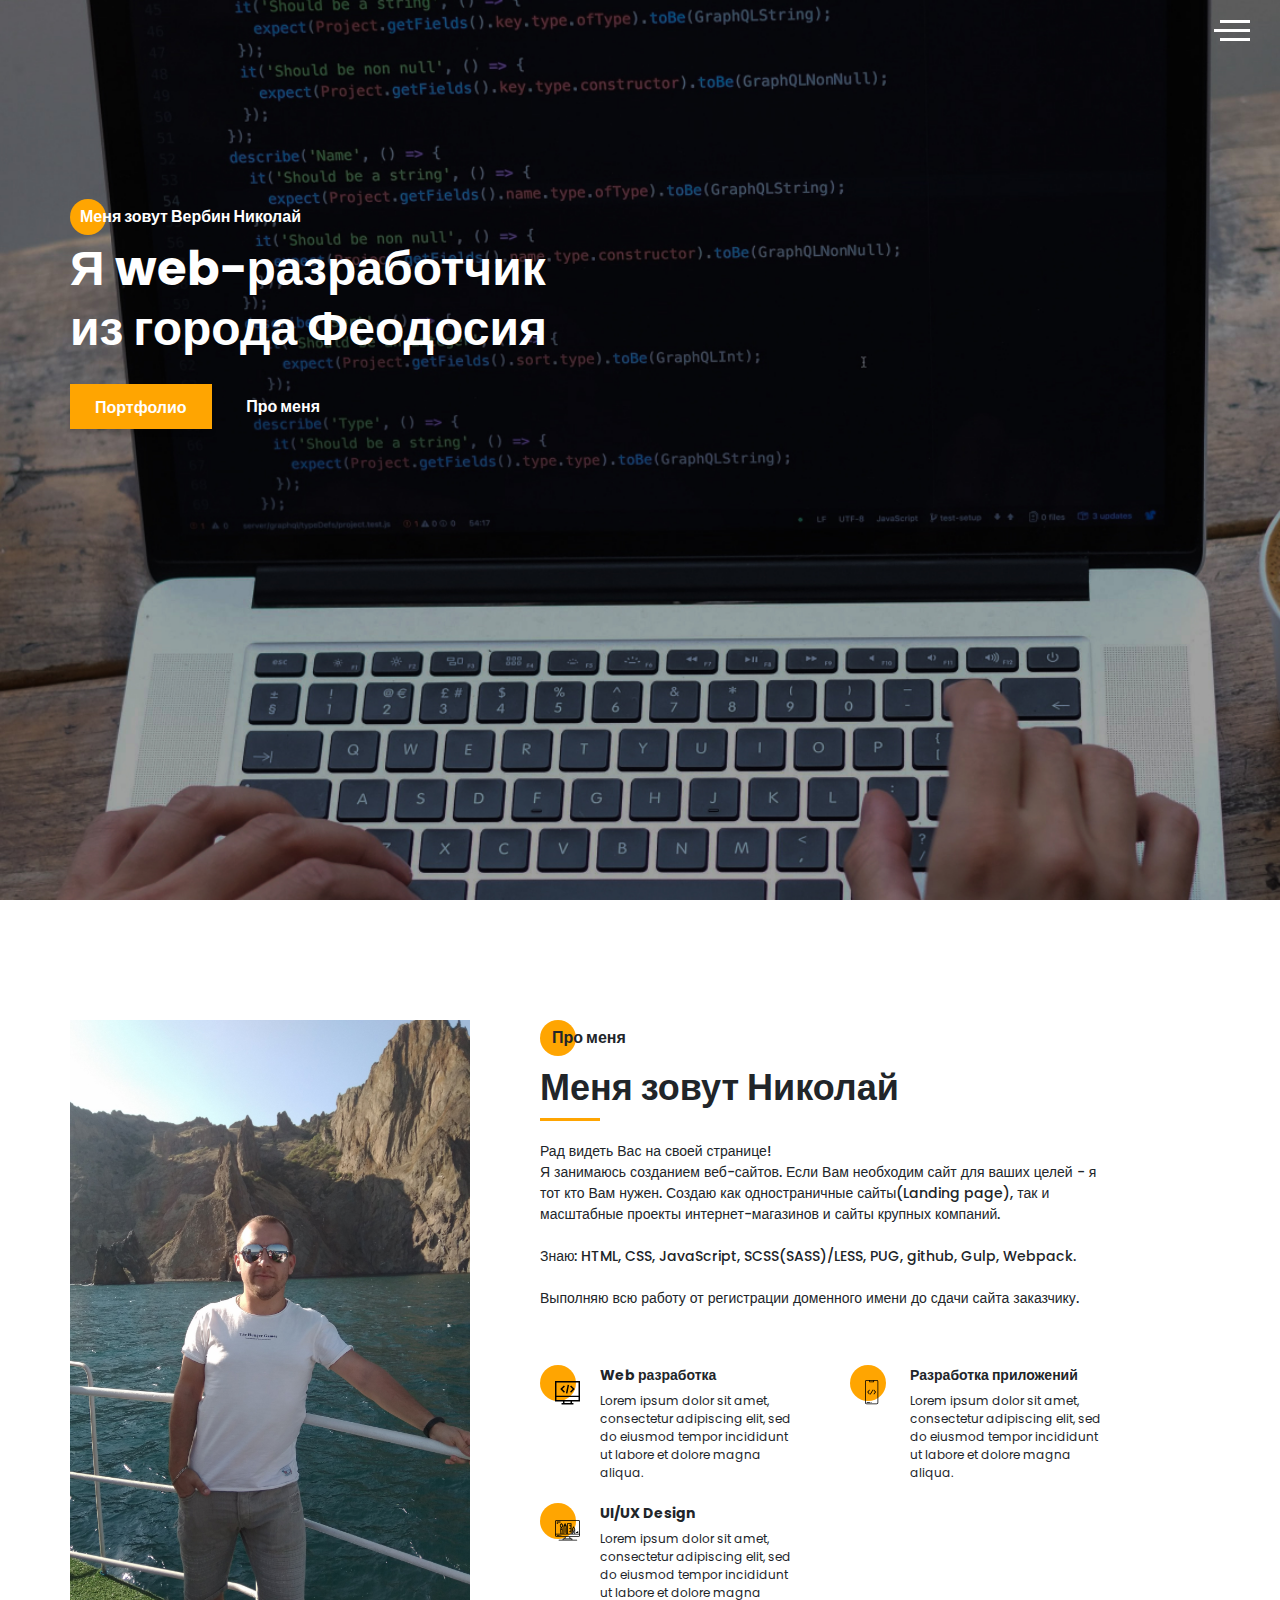
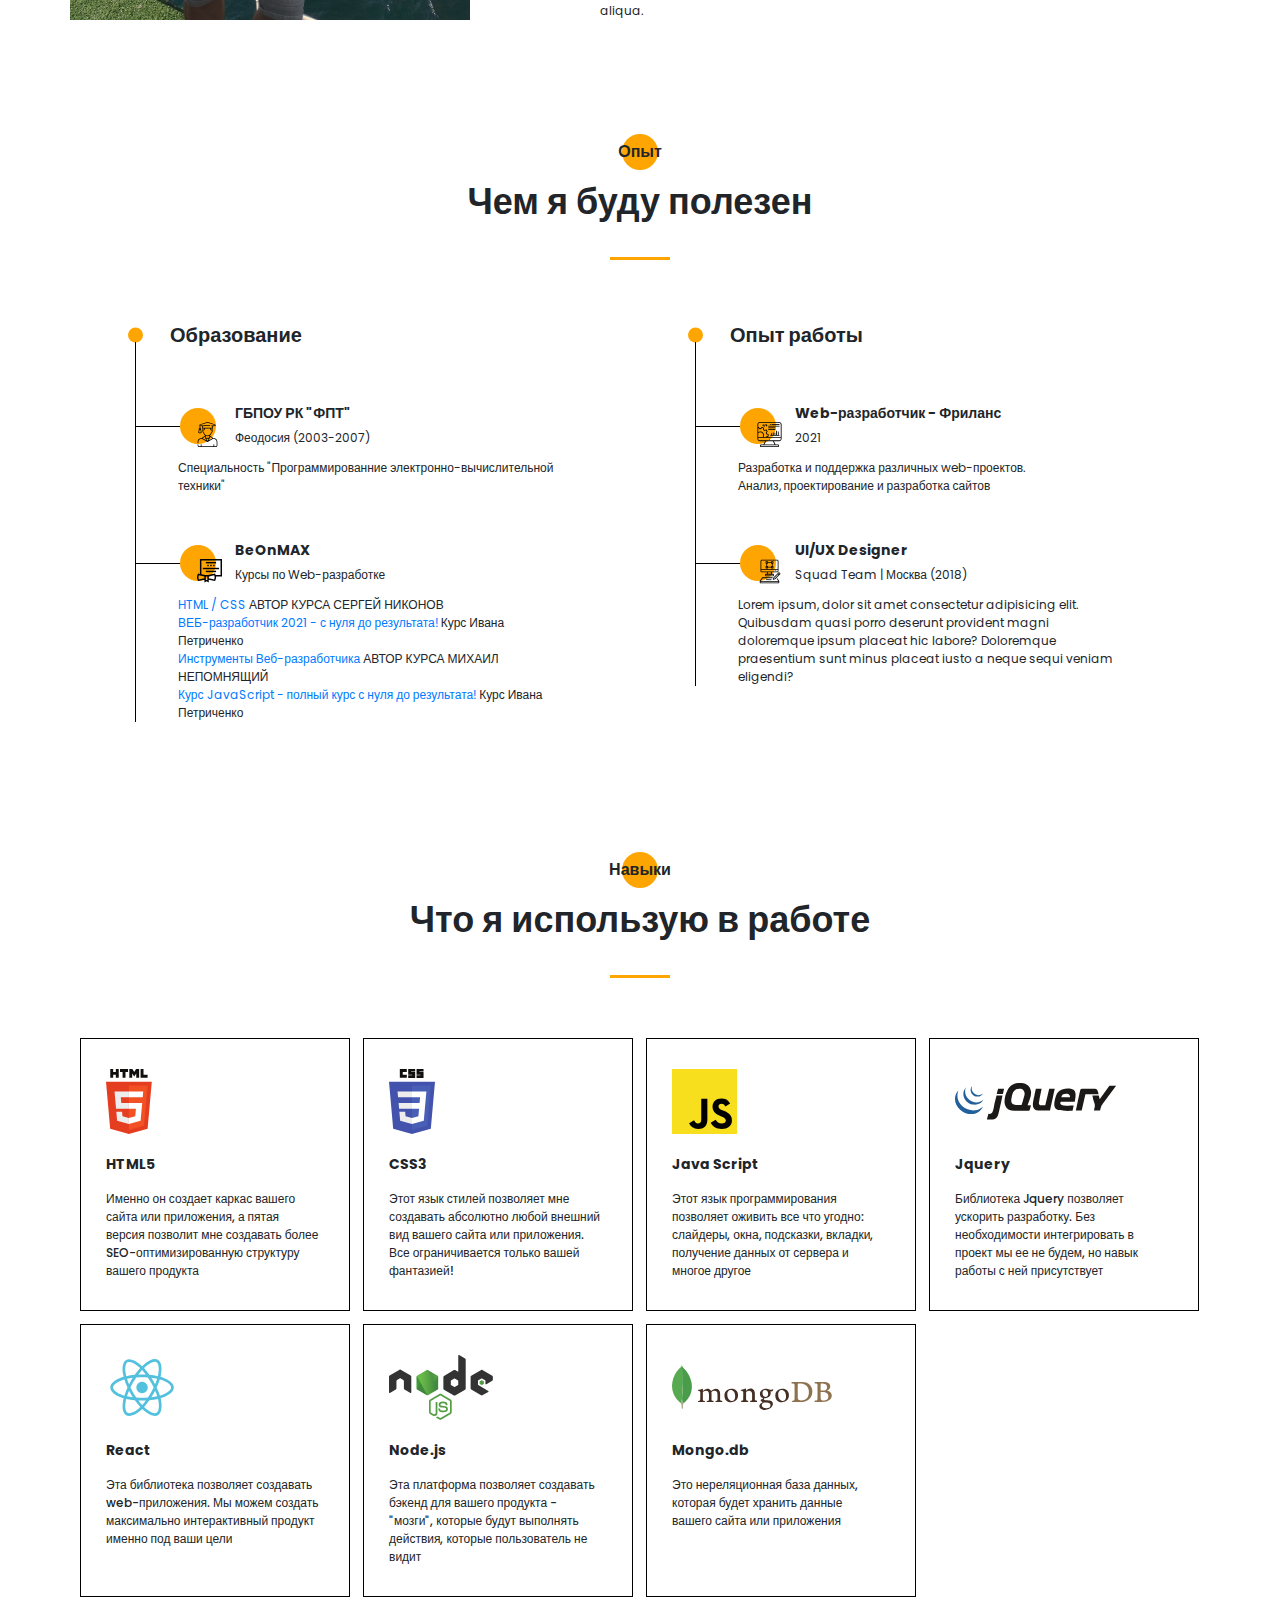
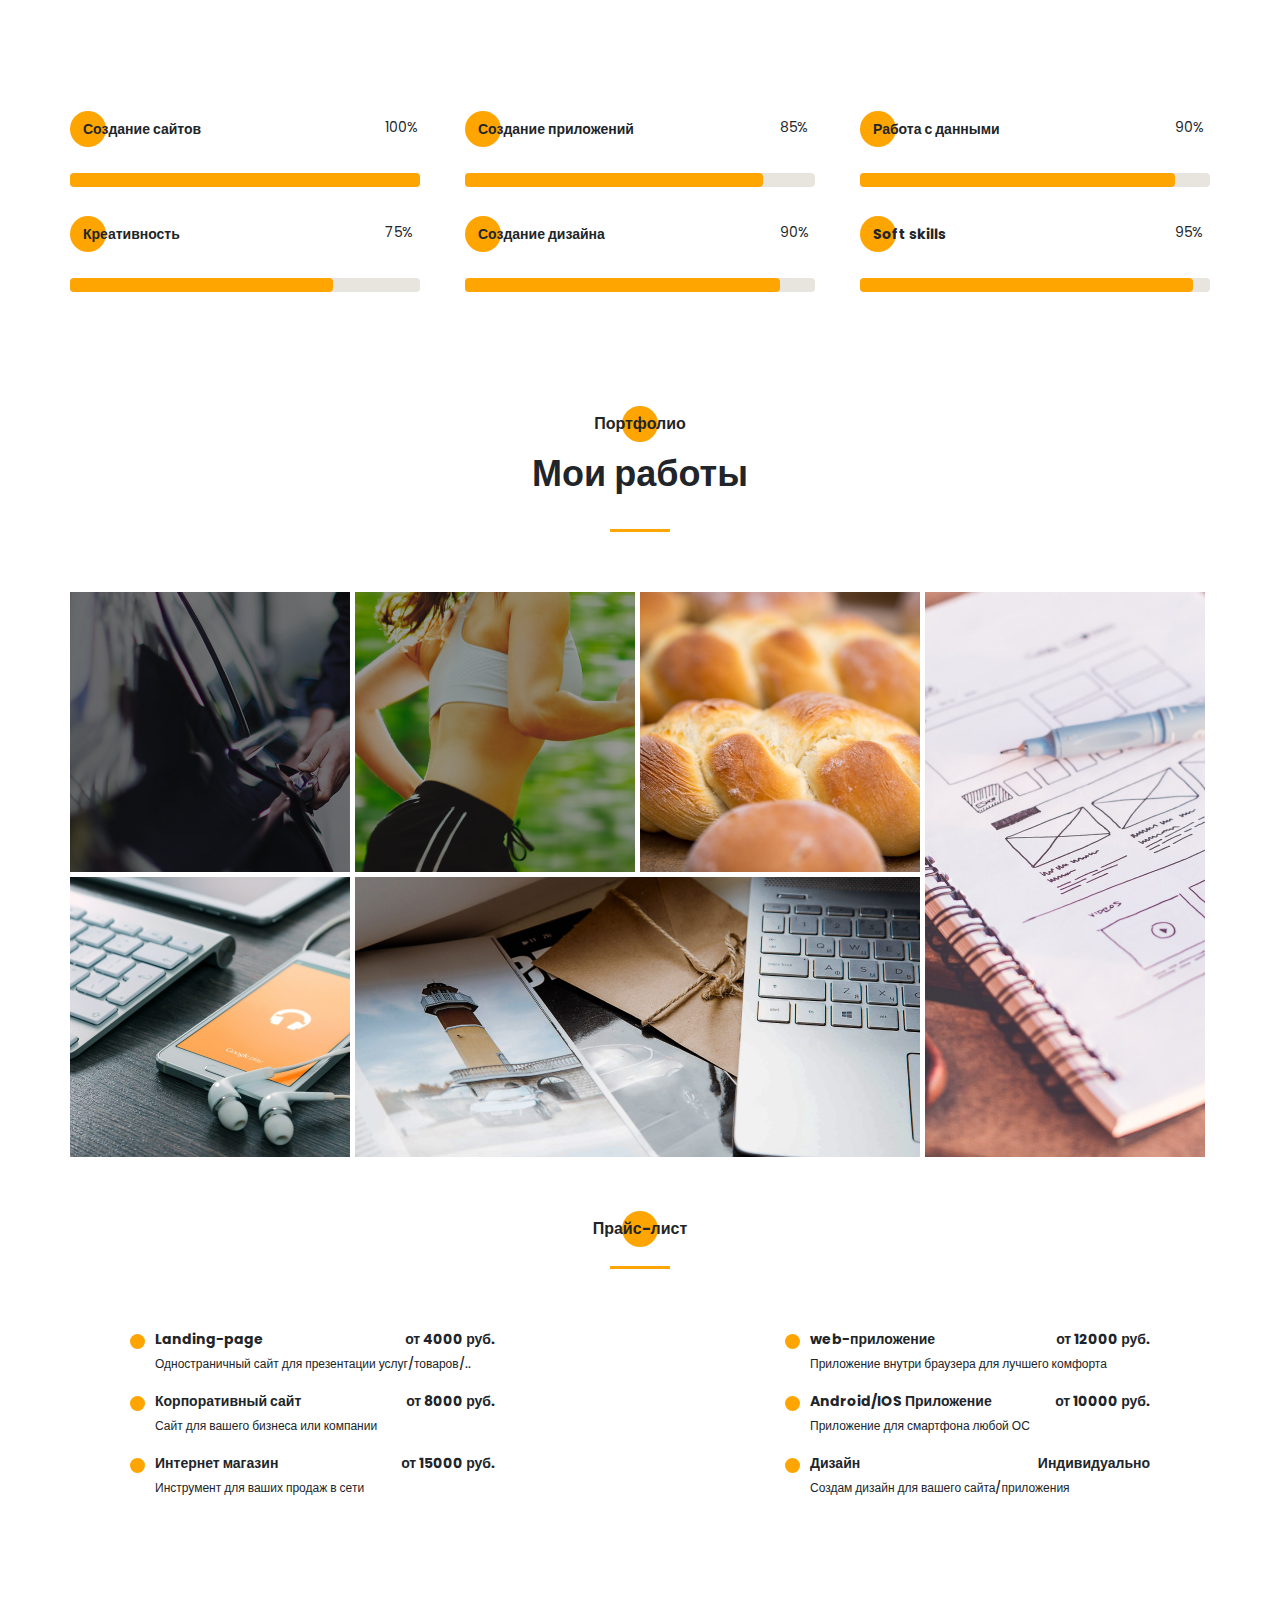
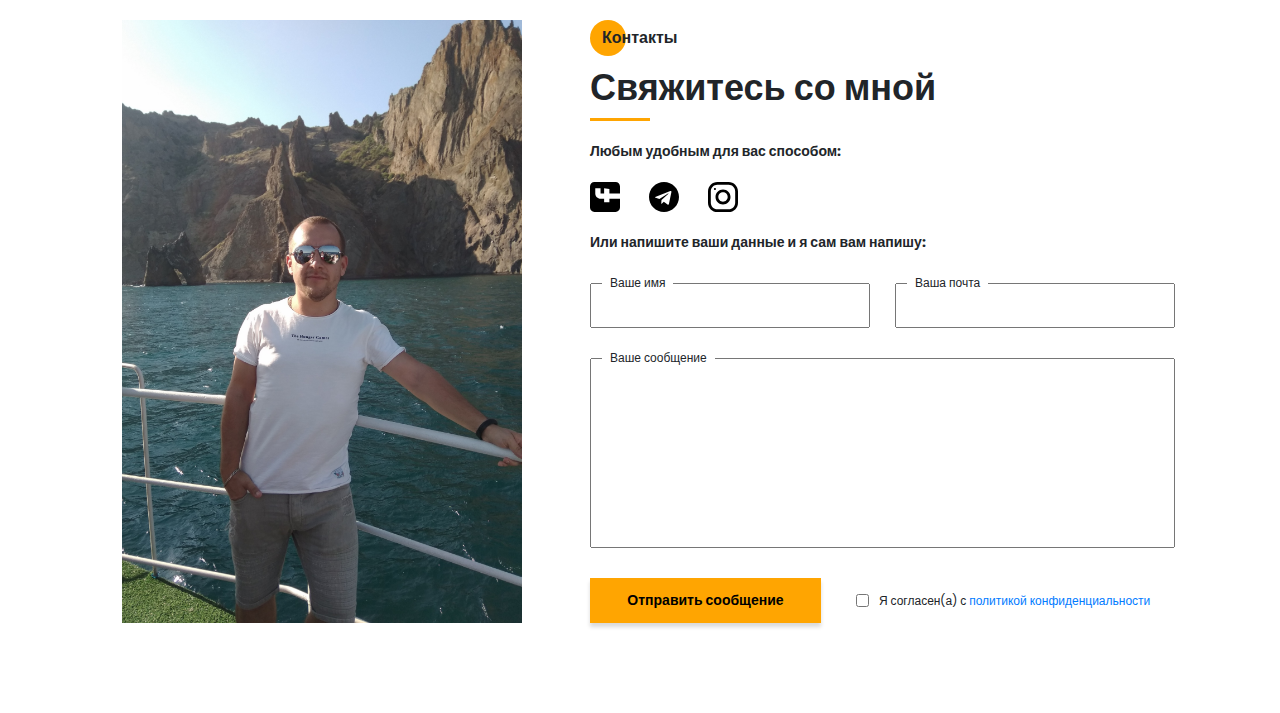
<file: index.html>
<!DOCTYPE html><html lang="ru"><head><meta charset="UTF-8"><meta name="viewport" content="width=device-width,initial-scale=1"><meta http-equiv="X-UA-Compatible" content="ie=edge"><title>Portfolio by KolyaV</title><meta name="title" content="Мое портфолио"><meta name="description" content="Здесь вы сможете ознакомиться с моими работами и узнать больше обо мне"><!-- Open Graph / Facebook --><meta property="og:type" content="website"><meta property="og:url" content="https://metatags.io/"><meta property="og:title" content="Мое портфолио"><meta property="og:description" content="Здесь вы сможете ознакомиться с моими работами и узнать больше обо мне"><meta property="og:image" content="https://metatags.io/assets/meta-tags-16a33a6a8531e519cc0936fbba0ad904e52d35f34a46c97a2c9f6f7dd7d336f2.png"><!-- Twitter --><meta property="twitter:card" content="summary_large_image"><meta property="twitter:url" content="https://metatags.io/"><meta property="twitter:title" content="Мое портфолио"><meta property="twitter:description" content="Здесь вы сможете ознакомиться с моими работами и узнать больше обо мне"><meta property="twitter:image" content="https://metatags.io/assets/meta-tags-16a33a6a8531e519cc0936fbba0ad904e52d35f34a46c97a2c9f6f7dd7d336f2.png"><!-- Favicon  --><link rel="apple-touch-icon" sizes="57x57" href="icons/favicon//apple-icon-57x57.png"><link rel="apple-touch-icon" sizes="60x60" href="icons/favicon//apple-icon-60x60.png"><link rel="apple-touch-icon" sizes="72x72" href="icons/favicon//apple-icon-72x72.png"><link rel="apple-touch-icon" sizes="76x76" href="icons/favicon//apple-icon-76x76.png"><link rel="apple-touch-icon" sizes="114x114" href="icons/favicon//apple-icon-114x114.png"><link rel="apple-touch-icon" sizes="120x120" href="icons/favicon//apple-icon-120x120.png"><link rel="apple-touch-icon" sizes="144x144" href="icons/favicon//apple-icon-144x144.png"><link rel="apple-touch-icon" sizes="152x152" href="icons/favicon//apple-icon-152x152.png"><link rel="apple-touch-icon" sizes="180x180" href="icons/favicon//apple-icon-180x180.png"><link rel="icon" type="image/png" sizes="192x192" href="icons/favicon//android-icon-192x192.png"><link rel="icon" type="image/png" sizes="32x32" href="icons/favicon//favicon-32x32.png"><link rel="icon" type="image/png" sizes="96x96" href="icons/favicon//favicon-96x96.png"><link rel="icon" type="image/png" sizes="16x16" href="icons/favicon//favicon-16x16.png"><link rel="manifest" href="icons/favicon//manifest.json"><meta name="msapplication-TileColor" content="#ffffff"><meta name="msapplication-TileImage" content="icons/favicon//ms-icon-144x144.png"><meta name="theme-color" content="#ffffff"><link rel="stylesheet" href="css/style.min.css"></head><body><aside class="sidepanel"><a href="#" class="sidepanel__link"><svg width="20" height="20" viewBox="0 0 20 20" fill="none" xmlns="http://www.w3.org/2000/svg"><path d="M-7.46167e-07 2.92969L-1.28061e-07 17.0703C-5.74539e-08 18.6856 1.31439 20 2.92969 20L17.0703 20C18.6856 20 20 18.6856 20 17.0703L20 11.1719L12.9297 11.1719L12.9297 13.5156L9.41406 13.5156L9.41406 11.1719L7.03125 11.1719C5.09262 11.1719 3.51562 9.59488 3.51562 7.65625L3.51562 4.10156L7.03125 4.10156L7.03125 7.65625L9.41406 7.65625L9.41406 4.10156L12.9297 4.6875L12.9297 7.65625L20 7.65625L20 2.92969C20 1.31439 18.6856 -8.16774e-07 17.0703 -7.46167e-07L2.92969 -1.28061e-07C1.31439 -5.74539e-08 -8.16774e-07 1.31439 -7.46167e-07 2.92969Z" fill="#FFA501"/></svg> </a><a href="#" class="sidepanel__link"><svg width="20" height="20" viewBox="0 0 20 20" fill="none" xmlns="http://www.w3.org/2000/svg"><path d="M-6.01032e-07 6.25L-2.73196e-07 13.75C-1.22337e-07 17.2012 2.79875 20 6.25 20L13.75 20C17.2013 20 20 17.2012 20 13.75L20 6.25C20 2.79875 17.2012 -7.51891e-07 13.75 -6.01032e-07L6.25 -2.73196e-07C2.79875 -1.22337e-07 -7.51891e-07 2.79875 -6.01032e-07 6.25ZM13.75 1.875C16.1625 1.875 18.125 3.8375 18.125 6.25L18.125 13.75C18.125 16.1625 16.1625 18.125 13.75 18.125L6.25 18.125C3.8375 18.125 1.875 16.1625 1.875 13.75L1.875 6.25C1.875 3.8375 3.8375 1.875 6.25 1.875L13.75 1.875Z" fill="#FFA501"/><path d="M5 10C5 12.7612 7.23875 15 10 15C12.7613 15 15 12.7612 15 10C15 7.23875 12.7612 5 10 5C7.23875 5 5 7.23875 5 10ZM13.125 10C13.125 11.7225 11.7225 13.125 10 13.125C8.27625 13.125 6.875 11.7225 6.875 10C6.875 8.2775 8.27625 6.875 10 6.875C11.7225 6.875 13.125 8.2775 13.125 10Z" fill="#FFA501"/><path d="M5.29123 4.625C5.29123 4.25704 4.99295 3.95875 4.62499 3.95875C4.25703 3.95875 3.95874 4.25704 3.95874 4.625C3.95874 4.99296 4.25703 5.29125 4.62499 5.29125C4.99295 5.29125 5.29123 4.99296 5.29123 4.625Z" fill="#FFA501"/></svg> </a><a href="#" class="sidepanel__link"><svg width="19" height="20" viewBox="0 0 19 20" fill="none" xmlns="http://www.w3.org/2000/svg"><path d="M-4.37114e-07 9.99951C-1.95608e-07 15.5245 4.36167 19.9995 9.74107 19.9995C14.0457 19.9995 17.6962 17.1345 18.9832 13.162C19.0749 12.662 18.7734 12.4787 18.5148 12.4787C18.2835 12.4787 17.6706 12.487 16.8585 12.4912C17.4459 15.2728 15.5517 15.8595 15.5517 15.8595C14.4274 16.3145 14.1267 16.972 14.1267 16.972C13.5228 17.8778 13.5352 16.902 13.5352 16.902C13.603 15.8978 14.5389 15.3703 14.5389 15.3703C16.0283 14.4787 15.5979 13.0295 15.3493 12.4578C14.719 12.3678 14.2903 12.1103 14.0466 11.8245C13.8029 14.0453 12.9652 16.3795 9.23304 16.3795C8.16988 16.3795 7.30085 15.992 6.61933 15.3503C6.37316 15.4628 5.3827 15.8003 4.04116 15.2628C4.04116 15.2628 3.78012 14.4253 5.03988 12.5128C4.82345 11.7128 4.71606 10.8628 4.7111 10.0128C4.71606 9.16284 4.82345 8.31285 5.03988 7.51284C3.78012 5.61285 4.04116 4.77535 4.04116 4.77535C5.3827 4.23785 6.37316 4.57534 6.61933 4.67535C7.30085 4.03785 8.16988 3.65035 9.23304 3.65035C12.9752 3.65035 13.7987 5.98784 14.0383 8.21284C14.3307 7.86284 14.928 7.53784 15.8408 7.53784C17.1444 7.53784 18.1918 7.55034 18.5082 7.55034C18.7635 7.55034 19.0683 7.37534 18.9708 6.86284C17.692 2.86201 14.0391 -0.000488895 9.74107 -0.000488707C4.36167 -0.000488472 -6.7851e-07 4.47701 -4.37114e-07 9.99951Z" fill="#FFA501"/></svg></a><div class="sidepanel__divider"></div><div class="sidepanel__text"><span>Социальные сети</span></div></aside><div class="menu"><div class="menu__block"><div class="menu__close"><svg width="29" height="30" viewBox="0 0 29 30" fill="none" xmlns="http://www.w3.org/2000/svg"><path d="M17.1568 14.5231L28.4489 3.23075C29.1837 2.49623 29.1837 1.30861 28.4489 0.574085C27.7144 -0.160437 26.5267 -0.160437 25.7922 0.574085L14.4998 11.8665L3.20781 0.574085C2.47295 -0.160437 1.28567 -0.160437 0.551149 0.574085C-0.183716 1.30861 -0.183716 2.49623 0.551149 3.23075L11.8432 14.5231L0.551149 25.8155C-0.183716 26.55 -0.183716 27.7376 0.551149 28.4721C0.917206 28.8385 1.39852 29.0226 1.87948 29.0226C2.36045 29.0226 2.84141 28.8385 3.20781 28.4721L14.4998 17.1798L25.7922 28.4721C26.1586 28.8385 26.6396 29.0226 27.1205 29.0226C27.6015 29.0226 28.0825 28.8385 28.4489 28.4721C29.1837 27.7376 29.1837 26.55 28.4489 25.8155L17.1568 14.5231Z" fill="white"/></svg></div><nav><ul class="menu__list"><li class="menu__link"><a href="#">ПРО МЕНЯ</a></li><li class="menu__link"><a href="#">МОЙ ОПЫТ</a></li><li class="menu__link"><a href="#">МОИ НАВЫКИ</a></li><li class="menu__link"><a href="#">МОИ РАБОТЫ</a></li><li class="menu__link"><a href="#">ПРАЙС-ЛИСТ</a></li><li class="menu__link"><a href="#">КОНТАКТЫ</a></li></ul></nav><div class="menu__social"><a href=""><svg width="20" height="19" viewBox="0 0 20 19" fill="none" xmlns="http://www.w3.org/2000/svg"><path d="M10 0C4.475 0 0 4.36167 0 9.74107C0 14.0457 2.865 17.6962 6.8375 18.9832C7.3375 19.0749 7.52083 18.7734 7.52083 18.5148C7.52083 18.2835 7.5125 17.6706 7.50833 16.8585C4.72667 17.4459 4.14 15.5517 4.14 15.5517C3.685 14.4274 3.0275 14.1267 3.0275 14.1267C2.12167 13.5228 3.0975 13.5352 3.0975 13.5352C4.10167 13.603 4.62917 14.5389 4.62917 14.5389C5.52083 16.0283 6.97 15.5979 7.54167 15.3493C7.63167 14.719 7.88917 14.2903 8.175 14.0466C5.95417 13.8029 3.62 12.9652 3.62 9.23304C3.62 8.16988 4.0075 7.30085 4.64917 6.61934C4.53667 6.37317 4.19917 5.3827 4.73667 4.04116C4.73667 4.04116 5.57417 3.78012 7.48667 5.03988C8.28667 4.82345 9.13667 4.71606 9.98667 4.7111C10.8367 4.71606 11.6867 4.82345 12.4867 5.03988C14.3867 3.78012 15.2242 4.04116 15.2242 4.04116C15.7617 5.3827 15.4242 6.37317 15.3242 6.61934C15.9617 7.30085 16.3492 8.16988 16.3492 9.23304C16.3492 12.9752 14.0117 13.7987 11.7867 14.0383C12.1367 14.3307 12.4617 14.928 12.4617 15.8408C12.4617 17.1444 12.4492 18.1918 12.4492 18.5082C12.4492 18.7635 12.6242 19.0683 13.1367 18.9708C17.1375 17.692 20 14.0391 20 9.74107C20 4.36167 15.5225 0 10 0Z" fill="#000"/></svg> </a><a href=""><svg width="20" height="20" viewBox="0 0 20 20" fill="none" xmlns="http://www.w3.org/2000/svg"><path d="M13.7495 0L6.24951 0C2.79826 0 -0.000488281 2.79875 -0.000488281 6.25L-0.000488281 13.75C-0.000488281 17.2013 2.79826 20 6.24951 20L13.7495 20C17.2008 20 19.9995 17.2013 19.9995 13.75L19.9995 6.25C19.9995 2.79875 17.2008 0 13.7495 0ZM18.1245 13.75C18.1245 16.1625 16.162 18.125 13.7495 18.125L6.24951 18.125C3.83701 18.125 1.87451 16.1625 1.87451 13.75L1.87451 6.25C1.87451 3.8375 3.83701 1.875 6.24951 1.875L13.7495 1.875C16.162 1.875 18.1245 3.8375 18.1245 6.25L18.1245 13.75Z" fill="black"/><path d="M9.99951 5C7.23826 5 4.99951 7.23875 4.99951 10C4.99951 12.7613 7.23826 15 9.99951 15C12.7608 15 14.9995 12.7613 14.9995 10C14.9995 7.23875 12.7608 5 9.99951 5ZM9.99951 13.125C8.27701 13.125 6.87451 11.7225 6.87451 10C6.87451 8.27625 8.27701 6.875 9.99951 6.875C11.722 6.875 13.1245 8.27625 13.1245 10C13.1245 11.7225 11.722 13.125 9.99951 13.125Z" fill="black"/><path d="M15.3745 5.29123C15.7425 5.29123 16.0408 4.99295 16.0408 4.62499C16.0408 4.25703 15.7425 3.95874 15.3745 3.95874C15.0065 3.95874 14.7083 4.25703 14.7083 4.62499C14.7083 4.99295 15.0065 5.29123 15.3745 5.29123Z" fill="black"/></svg> </a><a href=""><svg width="20" height="20" viewBox="0 0 20 20" fill="none" xmlns="http://www.w3.org/2000/svg"><path d="M17.0698 0L2.9292 0C1.3139 0 -0.000488281 1.31439 -0.000488281 2.92969L-0.000488281 17.0703C-0.000488281 18.6856 1.3139 20 2.9292 20L8.82764 20L8.82764 12.9297L6.48389 12.9297L6.48389 9.41406L8.82764 9.41406L8.82764 7.03125C8.82764 5.09262 10.4046 3.51563 12.3433 3.51563L15.8979 3.51563L15.8979 7.03125L12.3433 7.03125L12.3433 9.41406L15.8979 9.41406L15.312 12.9297L12.3433 12.9297L12.3433 20L17.0698 20C18.6851 20 19.9995 18.6856 19.9995 17.0703L19.9995 2.92969C19.9995 1.31439 18.6851 0 17.0698 0Z" fill="black"/></svg></a></div></div><div class="menu__overlay"></div></div><section class="promo"><div class="hamburger"><span></span> <span class="long"></span> <span></span></div><div class="container"><div class="title title_fz16 promo__subtitle">Меня зовут Вербин Николай</div><h1 class="title title_fz48 promo__title">Я web-разработчик из города Феодосия</h1><div class="promo__btns"><a href="#" class="promo__link btn">Портфолио</a> <a href="#" class="promo__link">Про меня</a></div></div></section><section class="about"><div class="container"><div class="about__wrapper"><div class="about__photo"><img src="img/my_photo.jpg" alt="me"></div><div class="about__descr"><h2 class="title title_fz16 about__title">Про меня</h2><div class="title title_fz36 about__subtitle">Меня зовут Николай</div><div class="divider"></div><p class="about__text">Рад видеть Вас на своей странице!<br>Я занимаюсь созданием веб-сайтов. Если Вам необходим сайт для ваших целей - я тот кто Вам нужен. Создаю как одностраничные сайты(Landing page), так и масштабные проекты интернет-магазинов и сайты крупных компаний.<br><br>Знаю: HTML, CSS, JavaScript, SCSS(SASS)/LESS, PUG, github, Gulp, Webpack.<br><br>Выполняю всю работу от регистрации доменного имени до сдачи сайта заказчику.</p></div><div class="about__skills"><div class="about__skills-item"><div class="about__skills-circle"><img src="icons/about_me/web_development.svg" alt="web_development"></div><div><div class="title title_fz14">Web разработка</div><div class="about__skills-text">Lorem ipsum dolor sit amet, consectetur adipiscing elit, sed do eiusmod tempor incididunt ut labore et dolore magna aliqua.</div></div></div><div class="about__skills-item"><div class="about__skills-circle"><img src="icons/about_me/mobile_dev.svg" alt="mobile_dev"></div><div><div class="title title_fz14">Разработка приложений</div><div class="about__skills-text">Lorem ipsum dolor sit amet, consectetur adipiscing elit, sed do eiusmod tempor incididunt ut labore et dolore magna aliqua.</div></div></div><div class="about__skills-item"><div class="about__skills-circle"><img src="icons/about_me/design.svg" alt="design"></div><div><div class="title title_fz14">UI/UX Design</div><div class="about__skills-text">Lorem ipsum dolor sit amet, consectetur adipiscing elit, sed do eiusmod tempor incididunt ut labore et dolore magna aliqua.</div></div></div></div></div></div></section><section class="resume"><div class="container"><h2 class="title title_fz16 title__section-title">Опыт</h2><div class="title title_fz36 title__section-subtitle">Чем я буду полезен</div><div class="divider"></div><div class="resume__wrapper"><div class="resume__column"><h3 class="title title_fz20 resume__column-title">Образование</h3><ul><li><div class="resume__item"><div class="resume__item-head"><div class="resume__item-icon"><img src="icons/experience/university.svg" alt="uneversity"></div><h4 class="title title_fz14">ГБПОУ РК "ФПТ"</h4><div class="resume__item-location">Феодосия (2003-2007)</div></div><div class="resume__item-body">Специальность "Программированние электронно-вычислительной техники"</div></div></li><li><div class="resume__item"><div class="resume__item-head"><div class="resume__item-icon"><img src="icons/experience/courses.svg" alt="courses"></div><h4 class="title title_fz14">BeOnMAX</h4><div class="resume__item-location">Курсы по Web-разработке</div></div><div class="resume__item-body"><a href="#">HTML / CSS</a> АВТОР КУРСА СЕРГЕЙ НИКОНОВ<br><a href="#">ВЕБ-разработчик 2021 - с нуля до результата!</a> Курс Ивана Петриченко<br><a href="#">Инструменты Веб-разработчика</a> АВТОР КУРСА МИХАИЛ НЕПОМНЯЩИЙ<br><a href="#">Курс JavaScript - полный курс с нуля до результата!</a> Курс Ивана Петриченко</div></div></li></ul></div><div class="resume__column"><h3 class="title title_fz20 resume__column-title">Опыт работы</h3><ul><li><div class="resume__item"><div class="resume__item-head"><div class="resume__item-icon"><img src="icons/experience/developer.svg" alt="developer"></div><h4 class="title title_fz14">Web-разработчик - Фриланс</h4><div class="resume__item-location">2021</div></div><div class="resume__item-body">Разработка и поддержка различных web-проектов.<br>Анализ, проектирование и разработка сайтов</div></div></li><li><div class="resume__item"><div class="resume__item-head"><div class="resume__item-icon"><img src="icons/experience/designer.svg" alt="designer"></div><h4 class="title title_fz14">UI/UX Designer</h4><div class="resume__item-location">Squad Team | Москва (2018)</div></div><div class="resume__item-body">Lorem ipsum, dolor sit amet consectetur adipisicing elit. Quibusdam quasi porro deserunt provident magni doloremque ipsum placeat hic labore? Doloremque praesentium sunt minus placeat iusto a neque sequi veniam eligendi?</div></div></li></ul></div></div></div></section><section class="skills"><div class="container"><h2 class="title title_fz16 title__section-title">Навыки</h2><div class="title title_fz36 title__section-subtitle">Что я использую в работе</div><div class="divider"></div><div class="skills__items"><div class="skills__item"><div class="skills__item-img"><img src="icons/skills/html5.svg" alt="html5"></div><h3 class="title title_fz14">HTML5</h3><p>Именно он создает каркас вашего сайта или приложения, а пятая версия позволит мне создавать более SEO-оптимизированную структуру вашего продукта</p></div><div class="skills__item"><div class="skills__item-img"><img src="icons/skills/css3.svg" alt="css3"></div><h3 class="title title_fz14">CSS3</h3><p>Этот язык стилей позволяет мне создавать абсолютно любой внешний вид вашего сайта или приложения. Все ограничивается только вашей фантазией!</p></div><div class="skills__item"><div class="skills__item-img"><img src="icons/skills/js.svg" alt="js"></div><h3 class="title title_fz14">Java Script</h3><p>Этот язык программирования позволяет оживить все что угодно: слайдеры, окна, подсказки, вкладки, получение данных от сервера и многое другое</p></div><div class="skills__item"><div class="skills__item-img"><img src="icons/skills/jquery.svg" alt="jquery"></div><h3 class="title title_fz14">Jquery</h3><p>Библиотека Jquery позволяет ускорить разработку. Без необходимости интегрировать в проект мы ее не будем, но навык работы с ней присутствует</p></div><div class="skills__item"><div class="skills__item-img"><img src="icons/skills/react.svg" alt="react"></div><h3 class="title title_fz14">React</h3><p>Эта библиотека позволяет создавать web-приложения. Мы можем создать максимально интерактивный продукт именно под ваши цели</p></div><div class="skills__item"><div class="skills__item-img"><img src="icons/skills/node.js.svg" alt="node"></div><h3 class="title title_fz14">Node.js</h3><p>Эта платформа позволяет создавать бэкенд для вашего продукта - "мозги", которые будут выполнять действия, которые пользователь не видит</p></div><div class="skills__item"><div class="skills__item-img"><img src="icons/skills/mongo.db.svg" alt="mongo"></div><h3 class="title title_fz14">Mongo.db</h3><p>Это нереляционная база данных, которая будет хранить данные вашего сайта или приложения</p></div></div><div class="skills__ratings"><div class="skills__ratings-item"><div class="title title_fz14 skills__ratings-title">Создание сайтов</div><div class="skills__ratings-counter">100%</div><div class="skills__ratings-line"><span></span></div></div><div class="skills__ratings-item"><div class="title title_fz14 skills__ratings-title">Создание приложений</div><div class="skills__ratings-counter">85%</div><div class="skills__ratings-line"><span></span></div></div><div class="skills__ratings-item"><div class="title title_fz14 skills__ratings-title">Работа с данными</div><div class="skills__ratings-counter">90%</div><div class="skills__ratings-line"><span></span></div></div><div class="skills__ratings-item"><div class="title title_fz14 skills__ratings-title">Креативность</div><div class="skills__ratings-counter">75%</div><div class="skills__ratings-line"><span></span></div></div><div class="skills__ratings-item"><div class="title title_fz14 skills__ratings-title">Создание дизайна</div><div class="skills__ratings-counter">90%</div><div class="skills__ratings-line"><span></span></div></div><div class="skills__ratings-item"><div class="title title_fz14 skills__ratings-title">Soft skills</div><div class="skills__ratings-counter">95%</div><div class="skills__ratings-line"><span></span></div></div></div></div></section><section class="portfolio"><div class="container"><h2 class="title title_fz16 title__section-title">Портфолио</h2><div class="title title_fz36 title__section-subtitle">Мои работы</div><div class="divider"></div><div class="portfolio__wrapper"><a href="/project№1" class="portfolio__item"><img src="img/works/uber.jpg" alt="uber"> </a><a href="#" class="portfolio__item"><img src="img/works/pulse.jpg" alt="pulse"> </a><a href="#" class="portfolio__item"><img src="img/works/bread.jpg" alt="test"> </a><a href="#" class="portfolio__item vertical"><img src="img/works/plans.jpg" alt="test"> </a><a href="#" class="portfolio__item"><img src="img/works/ipad.jpg" alt="test"> </a><a href="#" class="portfolio__item horizontal"><img src="img/works/mac.jpg" alt="test"></a></div></div></section><section class="price"><div class="container"><h2 class="title title_fz16 title__section-title">Прайс-лист</h2><div class="divider"></div><div class="price__wrapper"><div class="price__item"><div class="price__type">Landing-page</div><div class="price__count">от 4000 руб.</div><div class="price__descr">Одностраничный сайт для презентации услуг/товаров/..</div></div><div class="price__item"><div class="price__type">web-приложение</div><div class="price__count">от 12000 руб.</div><div class="price__descr">Приложение внутри браузера для лучшего комфорта</div></div><div class="price__item"><div class="price__type">Корпоративный сайт</div><div class="price__count">от 8000 руб.</div><div class="price__descr">Сайт для вашего бизнеса или компании</div></div><div class="price__item"><div class="price__type">Android/IOS Приложение</div><div class="price__count">от 10000 руб.</div><div class="price__descr">Приложение для смартфона любой ОС</div></div><div class="price__item"><div class="price__type">Интернет магазин</div><div class="price__count">от 15000 руб.</div><div class="price__descr">Инструмент для ваших продаж в сети</div></div><div class="price__item"><div class="price__type">Дизайн</div><div class="price__count">Индивидуально</div><div class="price__descr">Создам дизайн для вашего сайта/приложения</div></div></div></div></section><section class="contacts"><div class="container"><div class="contacts__wrapper"><div class="contacts__photo"><img src="img/my_photo.jpg" alt="me"></div><div class="contacts__descr"><h2 class="title title_fz16 contacts__title">Контакты</h2><div class="title title_fz36 contacts__subtitle">Свяжитесь со мной</div><div class="divider"></div><div class="title title_fz14 contacts__text">Любым удобным для вас способом:</div><div class="contacts__social"><a href="#" class="contacts__link"><img src="icons/social/facebook.svg" alt="facebook"> </a><a href="#" class="contacts__link"><img src="icons/social/telegram.svg" alt="telegram"> </a><a href="#" class="contacts__link"><img src="icons/social/instagram.svg" alt="instagram"></a></div><div class="title title_fz14 contacts__text">Или напишите ваши данные и я сам вам напишу:</div><form action="#" class="contacts__form"><div class="contacts__input"><input required name="name" id="name" type="text"> <label for="name">Ваше имя</label></div><div class="contacts__input"><input required name="email" id="email" type="email"> <label for="email">Ваша почта</label></div><div class="contacts__textarea"><textarea name="text" id="text"></textarea> <label for="text">Ваше сообщение</label></div><div class="contacts__triggers"><button class="btn contacts__btn">Отправить сообщение</button><div class="contacts__police"><input required type="checkbox"> <span>Я согласен(а) с <a href="/policy.html">политикой конфиденциальности</a></span></div></div></form></div></div></div></section><script src="js/script.js"></script></body></html>
</file>
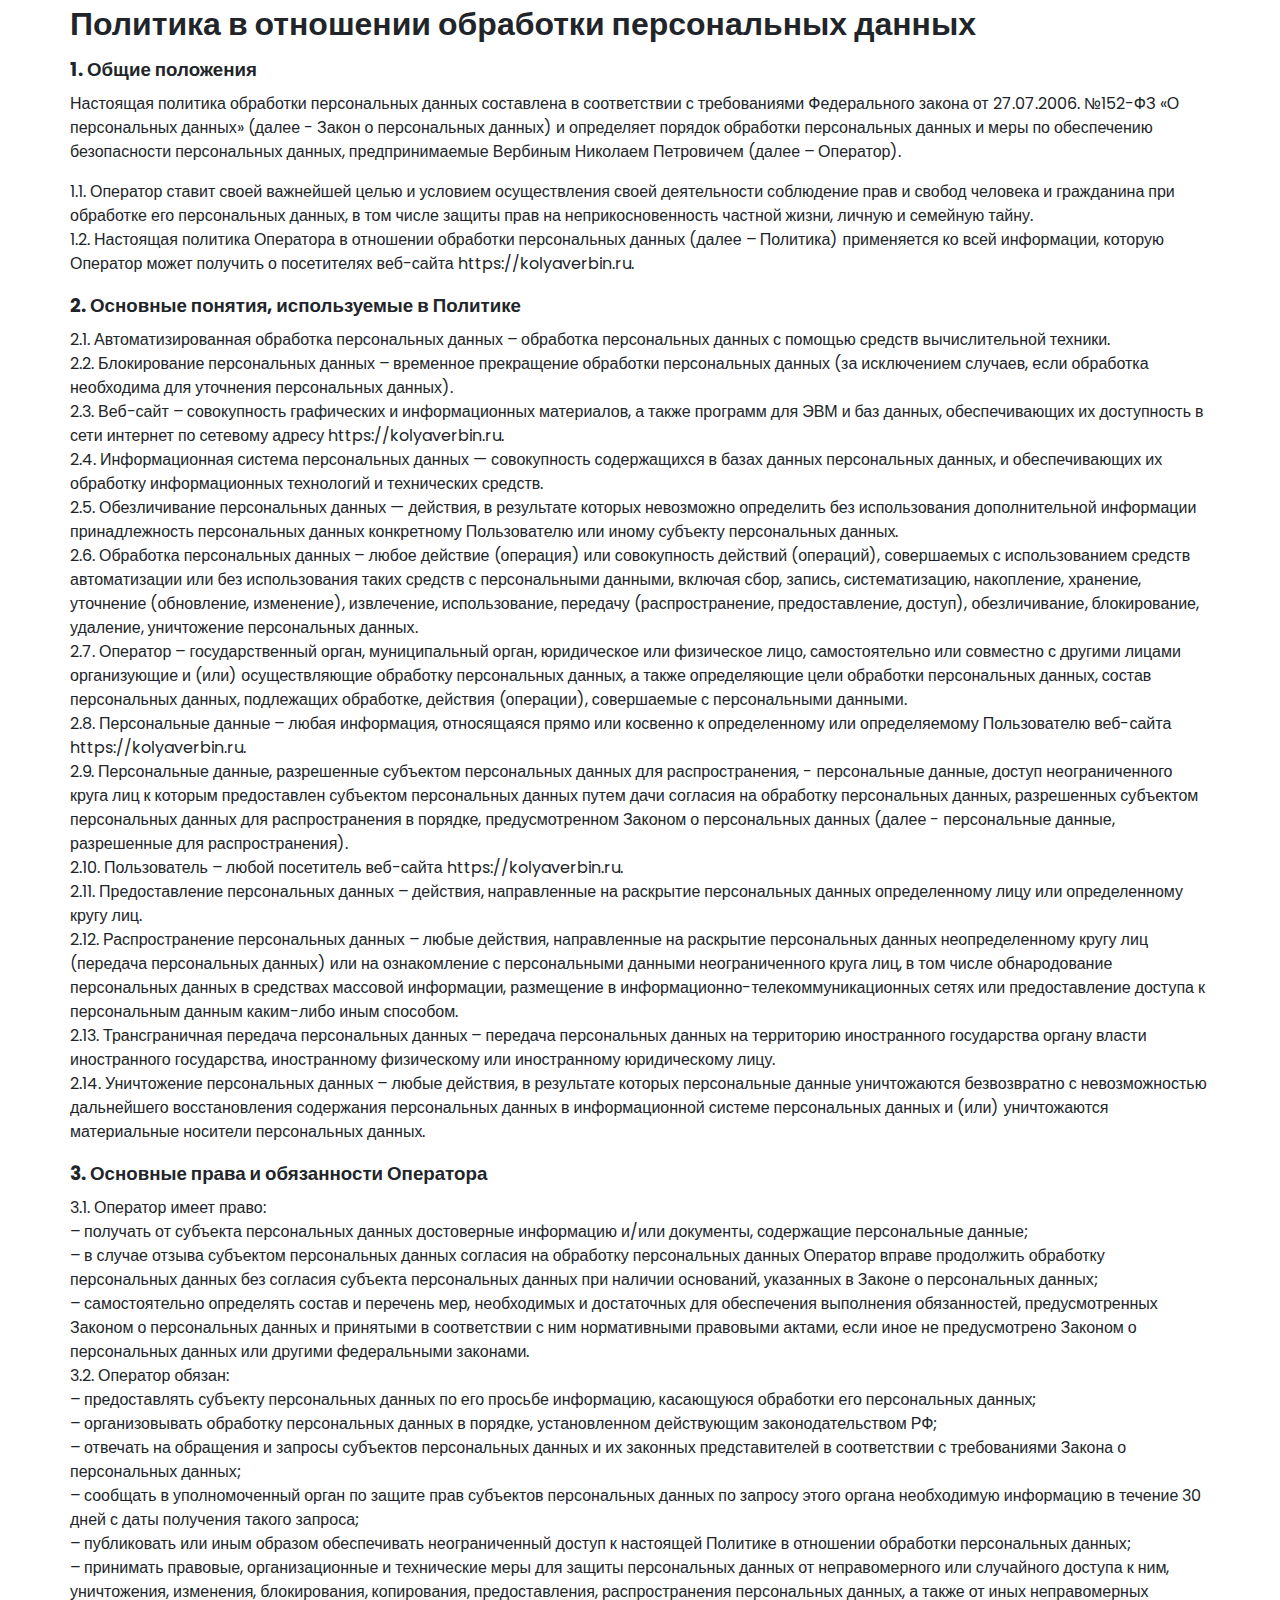
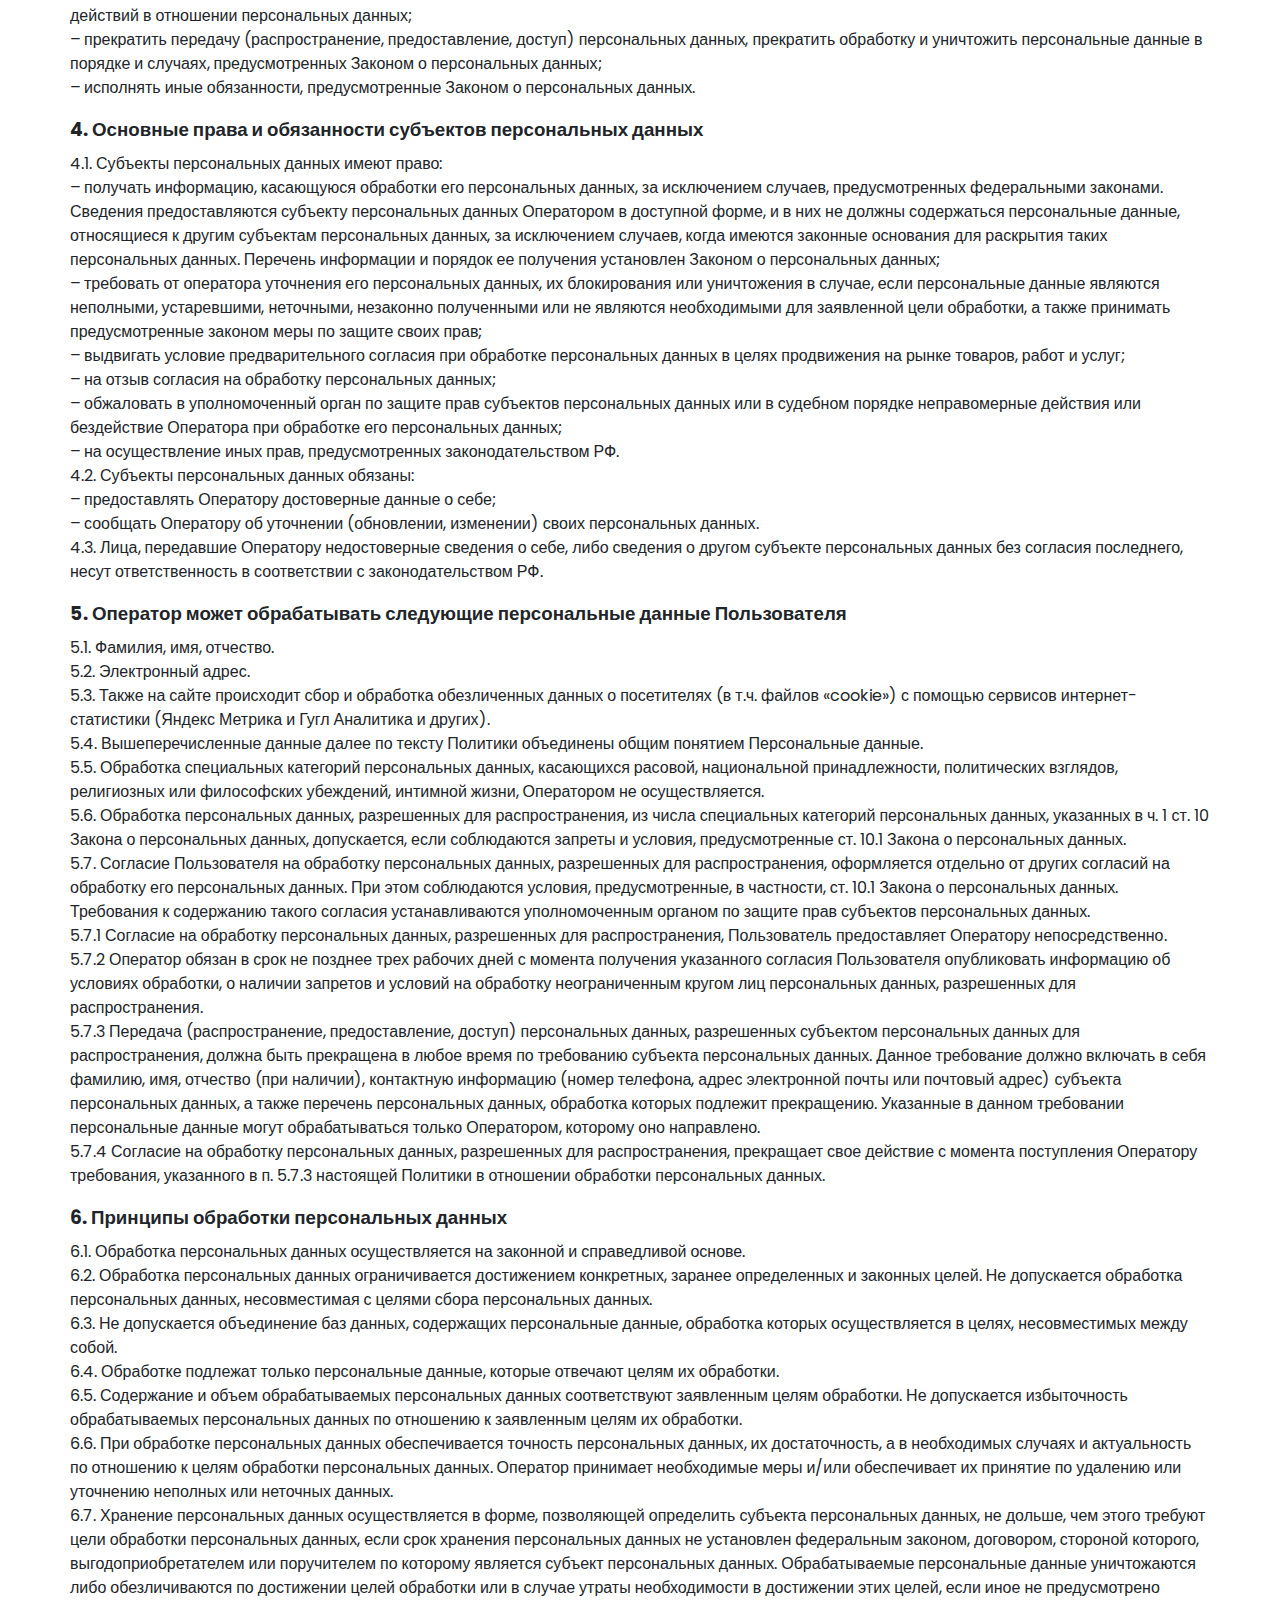
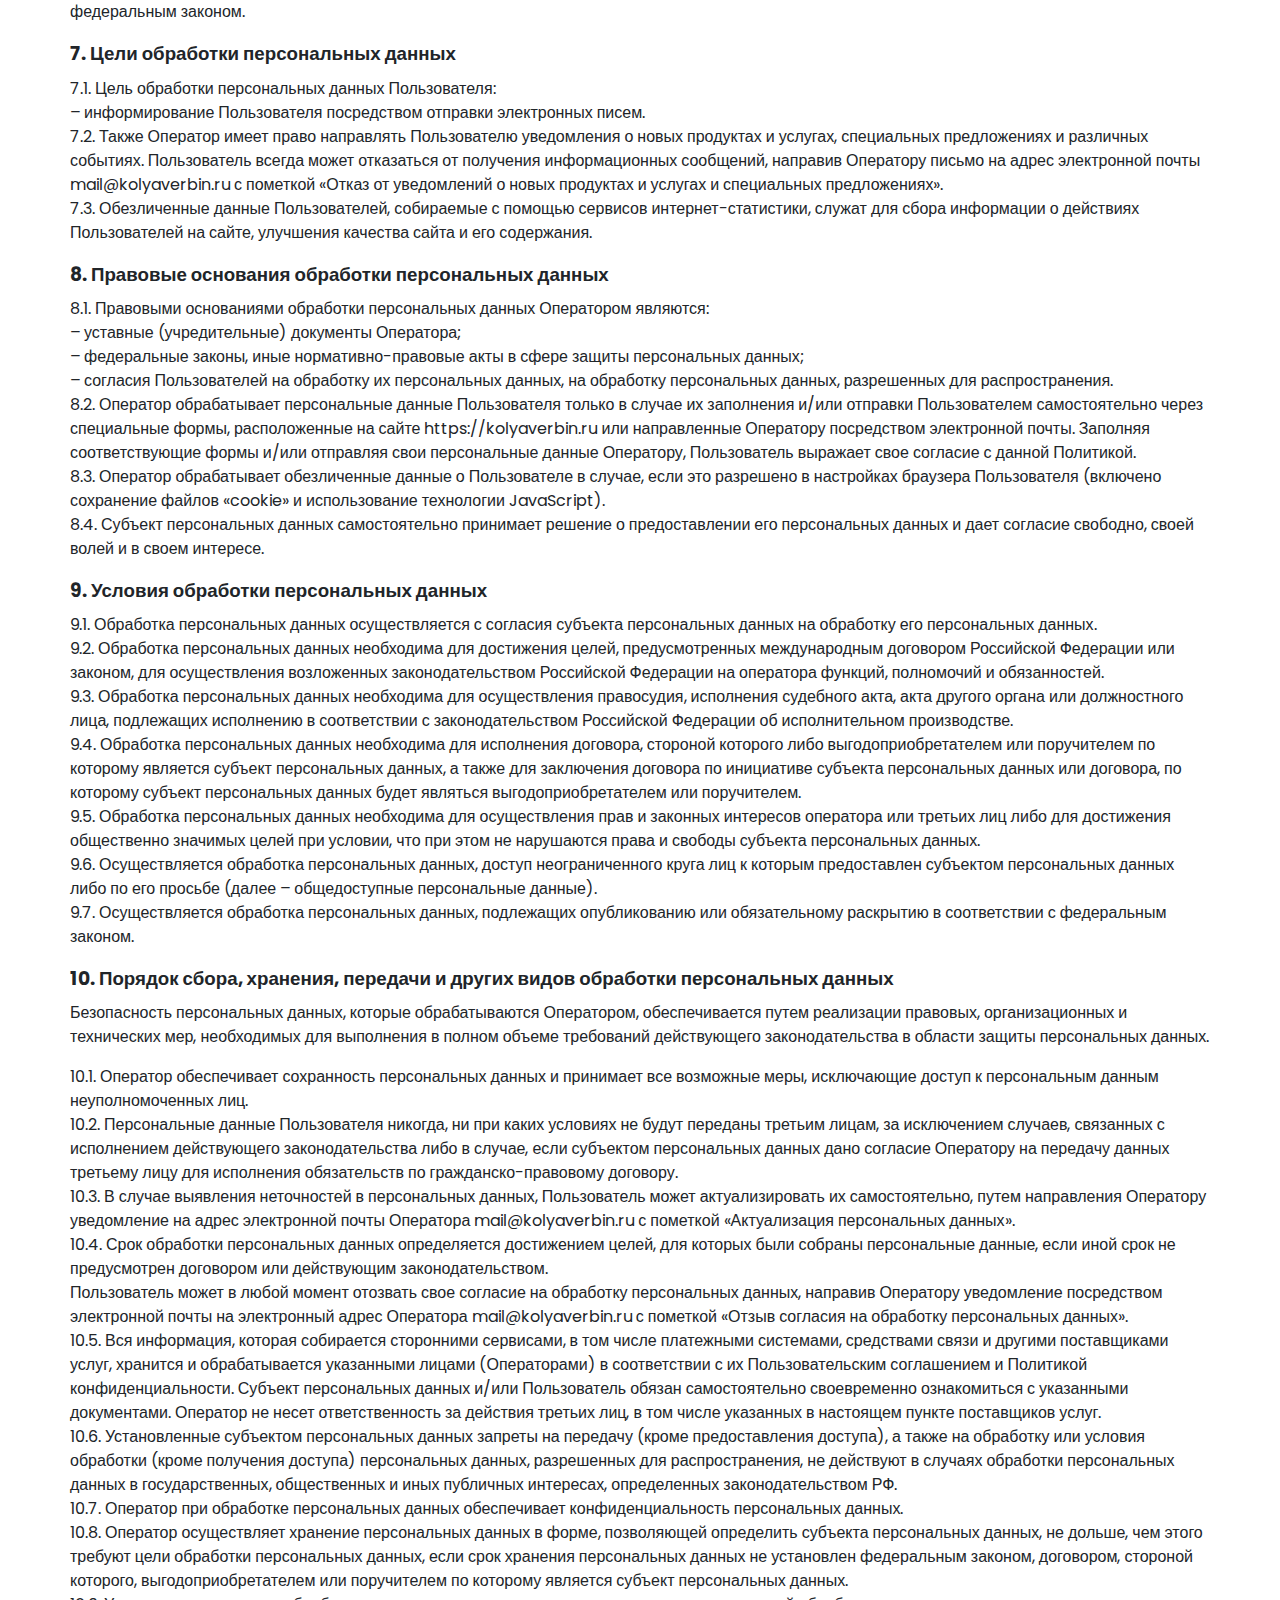
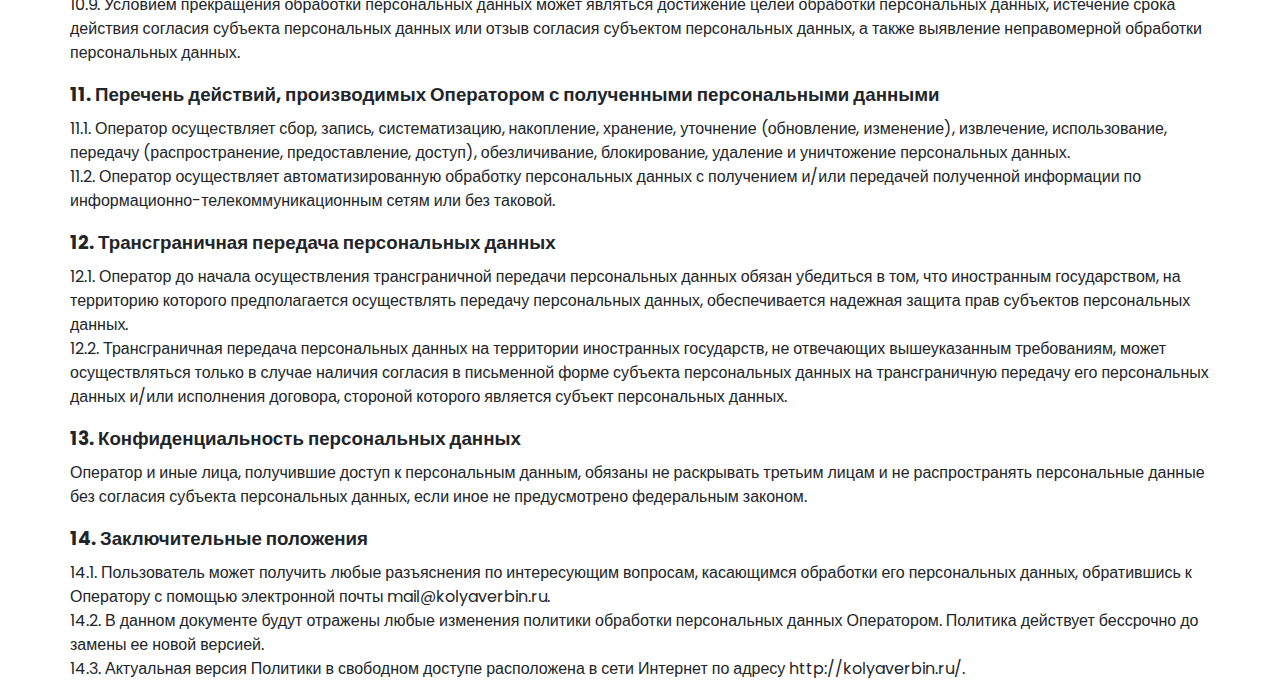
<file: policy.html>
<!DOCTYPE html><html lang="ru"><head><meta charset="UTF-8"><meta http-equiv="X-UA-Compatible" content="IE=edge"><meta name="viewport" content="width=device-width,initial-scale=1"><title>Политика конфиденциальности</title><link rel="stylesheet" href="css/style.min.css"></head><body><div class="container"><h1>Политика в отношении обработки персональных данных</h1><h3>1. Общие положения</h3><p>Настоящая политика обработки персональных данных составлена в соответствии с требованиями Федерального закона от 27.07.2006. №152-ФЗ «О персональных данных» (далее - Закон о персональных данных) и определяет порядок обработки персональных данных и меры по обеспечению безопасности персональных данных, предпринимаемые Вербиным Николаем Петровичем (далее – Оператор).</p><p>1.1. Оператор ставит своей важнейшей целью и условием осуществления своей деятельности соблюдение прав и свобод человека и гражданина при обработке его персональных данных, в том числе защиты прав на неприкосновенность частной жизни, личную и семейную тайну.<br>1.2. Настоящая политика Оператора в отношении обработки персональных данных (далее – Политика) применяется ко всей информации, которую Оператор может получить о посетителях веб-сайта https://kolyaverbin.ru.</p><h3>2. Основные понятия, используемые в Политике</h3><p>2.1. Автоматизированная обработка персональных данных – обработка персональных данных с помощью средств вычислительной техники.<br>2.2. Блокирование персональных данных – временное прекращение обработки персональных данных (за исключением случаев, если обработка необходима для уточнения персональных данных).<br>2.3. Веб-сайт – совокупность графических и информационных материалов, а также программ для ЭВМ и баз данных, обеспечивающих их доступность в сети интернет по сетевому адресу https://kolyaverbin.ru.<br>2.4. Информационная система персональных данных — совокупность содержащихся в базах данных персональных данных, и обеспечивающих их обработку информационных технологий и технических средств.<br>2.5. Обезличивание персональных данных — действия, в результате которых невозможно определить без использования дополнительной информации принадлежность персональных данных конкретному Пользователю или иному субъекту персональных данных.<br>2.6. Обработка персональных данных – любое действие (операция) или совокупность действий (операций), совершаемых с использованием средств автоматизации или без использования таких средств с персональными данными, включая сбор, запись, систематизацию, накопление, хранение, уточнение (обновление, изменение), извлечение, использование, передачу (распространение, предоставление, доступ), обезличивание, блокирование, удаление, уничтожение персональных данных.<br>2.7. Оператор – государственный орган, муниципальный орган, юридическое или физическое лицо, самостоятельно или совместно с другими лицами организующие и (или) осуществляющие обработку персональных данных, а также определяющие цели обработки персональных данных, состав персональных данных, подлежащих обработке, действия (операции), совершаемые с персональными данными.<br>2.8. Персональные данные – любая информация, относящаяся прямо или косвенно к определенному или определяемому Пользователю веб-сайта https://kolyaverbin.ru.<br>2.9. Персональные данные, разрешенные субъектом персональных данных для распространения, - персональные данные, доступ неограниченного круга лиц к которым предоставлен субъектом персональных данных путем дачи согласия на обработку персональных данных, разрешенных субъектом персональных данных для распространения в порядке, предусмотренном Законом о персональных данных (далее - персональные данные, разрешенные для распространения).<br>2.10. Пользователь – любой посетитель веб-сайта https://kolyaverbin.ru.<br>2.11. Предоставление персональных данных – действия, направленные на раскрытие персональных данных определенному лицу или определенному кругу лиц.<br>2.12. Распространение персональных данных – любые действия, направленные на раскрытие персональных данных неопределенному кругу лиц (передача персональных данных) или на ознакомление с персональными данными неограниченного круга лиц, в том числе обнародование персональных данных в средствах массовой информации, размещение в информационно-телекоммуникационных сетях или предоставление доступа к персональным данным каким-либо иным способом.<br>2.13. Трансграничная передача персональных данных – передача персональных данных на территорию иностранного государства органу власти иностранного государства, иностранному физическому или иностранному юридическому лицу.<br>2.14. Уничтожение персональных данных – любые действия, в результате которых персональные данные уничтожаются безвозвратно с невозможностью дальнейшего восстановления содержания персональных данных в информационной системе персональных данных и (или) уничтожаются материальные носители персональных данных.<br></p><h3>3. Основные права и обязанности Оператора</h3><p>3.1. Оператор имеет право:<br>– получать от субъекта персональных данных достоверные информацию и/или документы, содержащие персональные данные;<br>– в случае отзыва субъектом персональных данных согласия на обработку персональных данных Оператор вправе продолжить обработку персональных данных без согласия субъекта персональных данных при наличии оснований, указанных в Законе о персональных данных;<br>– самостоятельно определять состав и перечень мер, необходимых и достаточных для обеспечения выполнения обязанностей, предусмотренных Законом о персональных данных и принятыми в соответствии с ним нормативными правовыми актами, если иное не предусмотрено Законом о персональных данных или другими федеральными законами.<br>3.2. Оператор обязан:<br>– предоставлять субъекту персональных данных по его просьбе информацию, касающуюся обработки его персональных данных;<br>– организовывать обработку персональных данных в порядке, установленном действующим законодательством РФ;<br>– отвечать на обращения и запросы субъектов персональных данных и их законных представителей в соответствии с требованиями Закона о персональных данных;<br>– сообщать в уполномоченный орган по защите прав субъектов персональных данных по запросу этого органа необходимую информацию в течение 30 дней с даты получения такого запроса;<br>– публиковать или иным образом обеспечивать неограниченный доступ к настоящей Политике в отношении обработки персональных данных;<br>– принимать правовые, организационные и технические меры для защиты персональных данных от неправомерного или случайного доступа к ним, уничтожения, изменения, блокирования, копирования, предоставления, распространения персональных данных, а также от иных неправомерных действий в отношении персональных данных;<br>– прекратить передачу (распространение, предоставление, доступ) персональных данных, прекратить обработку и уничтожить персональные данные в порядке и случаях, предусмотренных Законом о персональных данных;<br>– исполнять иные обязанности, предусмотренные Законом о персональных данных.<br></p><h3>4. Основные права и обязанности субъектов персональных данных</h3><p>4.1. Субъекты персональных данных имеют право:<br>– получать информацию, касающуюся обработки его персональных данных, за исключением случаев, предусмотренных федеральными законами. Сведения предоставляются субъекту персональных данных Оператором в доступной форме, и в них не должны содержаться персональные данные, относящиеся к другим субъектам персональных данных, за исключением случаев, когда имеются законные основания для раскрытия таких персональных данных. Перечень информации и порядок ее получения установлен Законом о персональных данных;<br>– требовать от оператора уточнения его персональных данных, их блокирования или уничтожения в случае, если персональные данные являются неполными, устаревшими, неточными, незаконно полученными или не являются необходимыми для заявленной цели обработки, а также принимать предусмотренные законом меры по защите своих прав;<br>– выдвигать условие предварительного согласия при обработке персональных данных в целях продвижения на рынке товаров, работ и услуг;<br>– на отзыв согласия на обработку персональных данных;<br>– обжаловать в уполномоченный орган по защите прав субъектов персональных данных или в судебном порядке неправомерные действия или бездействие Оператора при обработке его персональных данных;<br>– на осуществление иных прав, предусмотренных законодательством РФ.<br>4.2. Субъекты персональных данных обязаны:<br>– предоставлять Оператору достоверные данные о себе;<br>– сообщать Оператору об уточнении (обновлении, изменении) своих персональных данных.<br>4.3. Лица, передавшие Оператору недостоверные сведения о себе, либо сведения о другом субъекте персональных данных без согласия последнего, несут ответственность в соответствии с законодательством РФ.<br></p><h3>5. Оператор может обрабатывать следующие персональные данные Пользователя</h3><p>5.1. Фамилия, имя, отчество.<br>5.2. Электронный адрес.<br>5.3. Также на сайте происходит сбор и обработка обезличенных данных о посетителях (в т.ч. файлов «cookie») с помощью сервисов интернет-статистики (Яндекс Метрика и Гугл Аналитика и других).<br>5.4. Вышеперечисленные данные далее по тексту Политики объединены общим понятием Персональные данные.<br>5.5. Обработка специальных категорий персональных данных, касающихся расовой, национальной принадлежности, политических взглядов, религиозных или философских убеждений, интимной жизни, Оператором не осуществляется.<br>5.6. Обработка персональных данных, разрешенных для распространения, из числа специальных категорий персональных данных, указанных в ч. 1 ст. 10 Закона о персональных данных, допускается, если соблюдаются запреты и условия, предусмотренные ст. 10.1 Закона о персональных данных.<br>5.7. Согласие Пользователя на обработку персональных данных, разрешенных для распространения, оформляется отдельно от других согласий на обработку его персональных данных. При этом соблюдаются условия, предусмотренные, в частности, ст. 10.1 Закона о персональных данных. Требования к содержанию такого согласия устанавливаются уполномоченным органом по защите прав субъектов персональных данных.<br>5.7.1 Согласие на обработку персональных данных, разрешенных для распространения, Пользователь предоставляет Оператору непосредственно.<br>5.7.2 Оператор обязан в срок не позднее трех рабочих дней с момента получения указанного согласия Пользователя опубликовать информацию об условиях обработки, о наличии запретов и условий на обработку неограниченным кругом лиц персональных данных, разрешенных для распространения.<br>5.7.3 Передача (распространение, предоставление, доступ) персональных данных, разрешенных субъектом персональных данных для распространения, должна быть прекращена в любое время по требованию субъекта персональных данных. Данное требование должно включать в себя фамилию, имя, отчество (при наличии), контактную информацию (номер телефона, адрес электронной почты или почтовый адрес) субъекта персональных данных, а также перечень персональных данных, обработка которых подлежит прекращению. Указанные в данном требовании персональные данные могут обрабатываться только Оператором, которому оно направлено.<br>5.7.4 Согласие на обработку персональных данных, разрешенных для распространения, прекращает свое действие с момента поступления Оператору требования, указанного в п. 5.7.3 настоящей Политики в отношении обработки персональных данных.<br></p><h3>6. Принципы обработки персональных данных</h3><p>6.1. Обработка персональных данных осуществляется на законной и справедливой основе.<br>6.2. Обработка персональных данных ограничивается достижением конкретных, заранее определенных и законных целей. Не допускается обработка персональных данных, несовместимая с целями сбора персональных данных.<br>6.3. Не допускается объединение баз данных, содержащих персональные данные, обработка которых осуществляется в целях, несовместимых между собой.<br>6.4. Обработке подлежат только персональные данные, которые отвечают целям их обработки.<br>6.5. Содержание и объем обрабатываемых персональных данных соответствуют заявленным целям обработки. Не допускается избыточность обрабатываемых персональных данных по отношению к заявленным целям их обработки.<br>6.6. При обработке персональных данных обеспечивается точность персональных данных, их достаточность, а в необходимых случаях и актуальность по отношению к целям обработки персональных данных. Оператор принимает необходимые меры и/или обеспечивает их принятие по удалению или уточнению неполных или неточных данных.<br>6.7. Хранение персональных данных осуществляется в форме, позволяющей определить субъекта персональных данных, не дольше, чем этого требуют цели обработки персональных данных, если срок хранения персональных данных не установлен федеральным законом, договором, стороной которого, выгодоприобретателем или поручителем по которому является субъект персональных данных. Обрабатываемые персональные данные уничтожаются либо обезличиваются по достижении целей обработки или в случае утраты необходимости в достижении этих целей, если иное не предусмотрено федеральным законом.<br></p><h3>7. Цели обработки персональных данных</h3><p>7.1. Цель обработки персональных данных Пользователя:<br>– информирование Пользователя посредством отправки электронных писем.<br>7.2. Также Оператор имеет право направлять Пользователю уведомления о новых продуктах и услугах, специальных предложениях и различных событиях. Пользователь всегда может отказаться от получения информационных сообщений, направив Оператору письмо на адрес электронной почты mail@kolyaverbin.ru с пометкой «Отказ от уведомлений о новых продуктах и услугах и специальных предложениях».<br>7.3. Обезличенные данные Пользователей, собираемые с помощью сервисов интернет-статистики, служат для сбора информации о действиях Пользователей на сайте, улучшения качества сайта и его содержания.<br></p><h3>8. Правовые основания обработки персональных данных</h3><p>8.1. Правовыми основаниями обработки персональных данных Оператором являются:<br>– уставные (учредительные) документы Оператора;<br>– федеральные законы, иные нормативно-правовые акты в сфере защиты персональных данных;<br>– согласия Пользователей на обработку их персональных данных, на обработку персональных данных, разрешенных для распространения.<br>8.2. Оператор обрабатывает персональные данные Пользователя только в случае их заполнения и/или отправки Пользователем самостоятельно через специальные формы, расположенные на сайте https://kolyaverbin.ru или направленные Оператору посредством электронной почты. Заполняя соответствующие формы и/или отправляя свои персональные данные Оператору, Пользователь выражает свое согласие с данной Политикой.<br>8.3. Оператор обрабатывает обезличенные данные о Пользователе в случае, если это разрешено в настройках браузера Пользователя (включено сохранение файлов «cookie» и использование технологии JavaScript).<br>8.4. Субъект персональных данных самостоятельно принимает решение о предоставлении его персональных данных и дает согласие свободно, своей волей и в своем интересе.<br></p><h3>9. Условия обработки персональных данных</h3><p>9.1. Обработка персональных данных осуществляется с согласия субъекта персональных данных на обработку его персональных данных.<br>9.2. Обработка персональных данных необходима для достижения целей, предусмотренных международным договором Российской Федерации или законом, для осуществления возложенных законодательством Российской Федерации на оператора функций, полномочий и обязанностей.<br>9.3. Обработка персональных данных необходима для осуществления правосудия, исполнения судебного акта, акта другого органа или должностного лица, подлежащих исполнению в соответствии с законодательством Российской Федерации об исполнительном производстве.<br>9.4. Обработка персональных данных необходима для исполнения договора, стороной которого либо выгодоприобретателем или поручителем по которому является субъект персональных данных, а также для заключения договора по инициативе субъекта персональных данных или договора, по которому субъект персональных данных будет являться выгодоприобретателем или поручителем.<br>9.5. Обработка персональных данных необходима для осуществления прав и законных интересов оператора или третьих лиц либо для достижения общественно значимых целей при условии, что при этом не нарушаются права и свободы субъекта персональных данных.<br>9.6. Осуществляется обработка персональных данных, доступ неограниченного круга лиц к которым предоставлен субъектом персональных данных либо по его просьбе (далее – общедоступные персональные данные).<br>9.7. Осуществляется обработка персональных данных, подлежащих опубликованию или обязательному раскрытию в соответствии с федеральным законом.<br></p><h3>10. Порядок сбора, хранения, передачи и других видов обработки персональных данных</h3><p>Безопасность персональных данных, которые обрабатываются Оператором, обеспечивается путем реализации правовых, организационных и технических мер, необходимых для выполнения в полном объеме требований действующего законодательства в области защиты персональных данных.</p><p>10.1. Оператор обеспечивает сохранность персональных данных и принимает все возможные меры, исключающие доступ к персональным данным неуполномоченных лиц.<br>10.2. Персональные данные Пользователя никогда, ни при каких условиях не будут переданы третьим лицам, за исключением случаев, связанных с исполнением действующего законодательства либо в случае, если субъектом персональных данных дано согласие Оператору на передачу данных третьему лицу для исполнения обязательств по гражданско-правовому договору.<br>10.3. В случае выявления неточностей в персональных данных, Пользователь может актуализировать их самостоятельно, путем направления Оператору уведомление на адрес электронной почты Оператора mail@kolyaverbin.ru с пометкой «Актуализация персональных данных».<br>10.4. Срок обработки персональных данных определяется достижением целей, для которых были собраны персональные данные, если иной срок не предусмотрен договором или действующим законодательством.<br>Пользователь может в любой момент отозвать свое согласие на обработку персональных данных, направив Оператору уведомление посредством электронной почты на электронный адрес Оператора mail@kolyaverbin.ru с пометкой «Отзыв согласия на обработку персональных данных».<br>10.5. Вся информация, которая собирается сторонними сервисами, в том числе платежными системами, средствами связи и другими поставщиками услуг, хранится и обрабатывается указанными лицами (Операторами) в соответствии с их Пользовательским соглашением и Политикой конфиденциальности. Субъект персональных данных и/или Пользователь обязан самостоятельно своевременно ознакомиться с указанными документами. Оператор не несет ответственность за действия третьих лиц, в том числе указанных в настоящем пункте поставщиков услуг.<br>10.6. Установленные субъектом персональных данных запреты на передачу (кроме предоставления доступа), а также на обработку или условия обработки (кроме получения доступа) персональных данных, разрешенных для распространения, не действуют в случаях обработки персональных данных в государственных, общественных и иных публичных интересах, определенных законодательством РФ.<br>10.7. Оператор при обработке персональных данных обеспечивает конфиденциальность персональных данных.<br>10.8. Оператор осуществляет хранение персональных данных в форме, позволяющей определить субъекта персональных данных, не дольше, чем этого требуют цели обработки персональных данных, если срок хранения персональных данных не установлен федеральным законом, договором, стороной которого, выгодоприобретателем или поручителем по которому является субъект персональных данных.<br>10.9. Условием прекращения обработки персональных данных может являться достижение целей обработки персональных данных, истечение срока действия согласия субъекта персональных данных или отзыв согласия субъектом персональных данных, а также выявление неправомерной обработки персональных данных.</p><h3>11. Перечень действий, производимых Оператором с полученными персональными данными</h3><p>11.1. Оператор осуществляет сбор, запись, систематизацию, накопление, хранение, уточнение (обновление, изменение), извлечение, использование, передачу (распространение, предоставление, доступ), обезличивание, блокирование, удаление и уничтожение персональных данных.<br>11.2. Оператор осуществляет автоматизированную обработку персональных данных с получением и/или передачей полученной информации по информационно-телекоммуникационным сетям или без таковой.<br></p><h3>12. Трансграничная передача персональных данных</h3><p>12.1. Оператор до начала осуществления трансграничной передачи персональных данных обязан убедиться в том, что иностранным государством, на территорию которого предполагается осуществлять передачу персональных данных, обеспечивается надежная защита прав субъектов персональных данных.<br>12.2. Трансграничная передача персональных данных на территории иностранных государств, не отвечающих вышеуказанным требованиям, может осуществляться только в случае наличия согласия в письменной форме субъекта персональных данных на трансграничную передачу его персональных данных и/или исполнения договора, стороной которого является субъект персональных данных.<br></p><h3>13. Конфиденциальность персональных данных</h3><p>Оператор и иные лица, получившие доступ к персональным данным, обязаны не раскрывать третьим лицам и не распространять персональные данные без согласия субъекта персональных данных, если иное не предусмотрено федеральным законом.</p><h3>14. Заключительные положения</h3><p>14.1. Пользователь может получить любые разъяснения по интересующим вопросам, касающимся обработки его персональных данных, обратившись к Оператору с помощью электронной почты mail@kolyaverbin.ru.<br>14.2. В данном документе будут отражены любые изменения политики обработки персональных данных Оператором. Политика действует бессрочно до замены ее новой версией.<br>14.3. Актуальная версия Политики в свободном доступе расположена в сети Интернет по адресу http://kolyaverbin.ru/.<br></p></div></body></html>
</file>
<file: css/style.min.css>
/*!
 * Bootstrap Reboot v4.3.1 (https://getbootstrap.com/)
 * Copyright 2011-2019 The Bootstrap Authors
 * Copyright 2011-2019 Twitter, Inc.
 * Licensed under MIT (https://github.com/twbs/bootstrap/blob/master/LICENSE)
 * Forked from Normalize.css, licensed MIT (https://github.com/necolas/normalize.css/blob/master/LICENSE.md)
 */@import url(https://fonts.googleapis.com/css2?family=Poppins:wght@500;700&display=swap);*,::after,::before{box-sizing:border-box}html{font-family:sans-serif;line-height:1.15;-webkit-text-size-adjust:100%;-webkit-tap-highlight-color:transparent}article,aside,figcaption,figure,footer,header,hgroup,main,nav,section{display:block}body{margin:0;font-family:-apple-system,BlinkMacSystemFont,"Segoe UI",Roboto,"Helvetica Neue",Arial,"Noto Sans",sans-serif,"Apple Color Emoji","Segoe UI Emoji","Segoe UI Symbol","Noto Color Emoji";font-size:1rem;font-weight:400;line-height:1.5;color:#212529;text-align:left;background-color:#fff}[tabindex="-1"]:focus{outline:0!important}hr{box-sizing:content-box;height:0;overflow:visible}h1,h2,h3,h4,h5,h6{margin-top:0;margin-bottom:.5rem}p{margin-top:0;margin-bottom:1rem}abbr[data-original-title],abbr[title]{text-decoration:underline;-webkit-text-decoration:underline dotted;text-decoration:underline dotted;cursor:help;border-bottom:0;-webkit-text-decoration-skip-ink:none;text-decoration-skip-ink:none}address{margin-bottom:1rem;font-style:normal;line-height:inherit}dl,ol,ul{margin-top:0;margin-bottom:1rem}ol ol,ol ul,ul ol,ul ul{margin-bottom:0}dt{font-weight:700}dd{margin-bottom:.5rem;margin-left:0}blockquote{margin:0 0 1rem}b,strong{font-weight:bolder}small{font-size:80%}sub,sup{position:relative;font-size:75%;line-height:0;vertical-align:baseline}sub{bottom:-.25em}sup{top:-.5em}a{color:#007bff;text-decoration:none;background-color:transparent}a:hover{color:#0056b3;text-decoration:underline}a:not([href]):not([tabindex]){color:inherit;text-decoration:none}a:not([href]):not([tabindex]):focus,a:not([href]):not([tabindex]):hover{color:inherit;text-decoration:none}a:not([href]):not([tabindex]):focus{outline:0}code,kbd,pre,samp{font-family:SFMono-Regular,Menlo,Monaco,Consolas,"Liberation Mono","Courier New",monospace;font-size:1em}pre{margin-top:0;margin-bottom:1rem;overflow:auto}figure{margin:0 0 1rem}img{vertical-align:middle;border-style:none}svg{overflow:hidden;vertical-align:middle}table{border-collapse:collapse}caption{padding-top:.75rem;padding-bottom:.75rem;color:#6c757d;text-align:left;caption-side:bottom}th{text-align:inherit}label{display:inline-block;margin-bottom:.5rem}button{border-radius:0}button:focus{outline:1px dotted;outline:5px auto -webkit-focus-ring-color}button,input,optgroup,select,textarea{margin:0;font-family:inherit;font-size:inherit;line-height:inherit}button,input{overflow:visible}button,select{text-transform:none}select{word-wrap:normal}[type=button],[type=reset],[type=submit],button{-webkit-appearance:button}[type=button]:not(:disabled),[type=reset]:not(:disabled),[type=submit]:not(:disabled),button:not(:disabled){cursor:pointer}[type=button]::-moz-focus-inner,[type=reset]::-moz-focus-inner,[type=submit]::-moz-focus-inner,button::-moz-focus-inner{padding:0;border-style:none}input[type=checkbox],input[type=radio]{box-sizing:border-box;padding:0}input[type=date],input[type=datetime-local],input[type=month],input[type=time]{-webkit-appearance:listbox}textarea{overflow:auto;resize:vertical}fieldset{min-width:0;padding:0;margin:0;border:0}legend{display:block;width:100%;max-width:100%;padding:0;margin-bottom:.5rem;font-size:1.5rem;line-height:inherit;color:inherit;white-space:normal}progress{vertical-align:baseline}[type=number]::-webkit-inner-spin-button,[type=number]::-webkit-outer-spin-button{height:auto}[type=search]{outline-offset:-2px;-webkit-appearance:none}[type=search]::-webkit-search-decoration{-webkit-appearance:none}::-webkit-file-upload-button{font:inherit;-webkit-appearance:button}output{display:inline-block}summary{display:list-item;cursor:pointer}template{display:none}[hidden]{display:none!important}*{font-family:Poppins,sans-serif;margin:0;padding:0}.container{width:1140px;margin:0 auto}.divider{width:60px;height:3px;background-color:#ffa501;margin:25px auto 0 auto}.promo{min-height:100vh;position:relative;background:url("../img/noutbuk_programmirovanie_kod_205768_3840x2160 1.jpg") no-repeat 50%/cover;padding-top:205px;color:#fff}.promo__title{width:535px;margin-top:10px}.promo__subtitle{position:relative;padding-left:10px;z-index:2}.promo__subtitle:before{content:'';position:absolute;width:36px;height:36px;border-radius:100%;background:#ffa501;z-index:-1;top:-25%;left:0}.promo__btns{margin-top:25px;display:flex;align-items:center;justify-content:space-between;width:250px}.promo__link{color:#fff;font-weight:700}.promo__link:hover{color:#fff;text-decoration:none}.title{font-weight:700;font-size:36px;line-height:60px}.title_fz14{font-size:14px;line-height:21px}.title_fz16{font-size:16px;line-height:24px}.title_fz20{font-size:20px;line-height:30px}.title_fz36{font-size:36px}.title_fz48{font-size:48px}.title__section-title{position:relative;text-align:center}.title__section-title:before{content:'';position:absolute;width:36px;height:36px;border-radius:100%;background:#ffa501;z-index:-1;top:-25%;left:0}.title__section-title:before{top:-6px;left:50%;transform:translateX(-50%)}.title__section-subtitle{text-align:center}.btn{height:45px;background:#ffa501;box-shadow:0 4px 4px rgba(0,0,0,.15);padding:12px 25px}.btn:hover{background-color:#d18904}.sidepanel{position:fixed;top:230px;left:50px;display:flex;flex-direction:column;justify-content:space-between;align-items:center;color:#ffa501;height:340px;z-index:3}.sidepanel__divider{width:2px;height:70px;background-color:#ffa501}.sidepanel__text{height:150px;width:25px}.sidepanel__text span{display:block;transform:rotate(-90deg) translate(-30%,-260%);width:150px}.hamburger{position:absolute;top:20px;right:30px;height:21px;display:flex;flex-direction:column;justify-content:space-between;align-items:flex-end;cursor:pointer}.hamburger span{display:block;width:30px;height:3px;background-color:#fff}.hamburger span.long{width:36px}.menu{position:fixed;top:0;left:-100%;width:100%;height:100vh;z-index:10;visibility:hidden;opacity:0;transition:all .6s}.menu.active{left:0;visibility:visible;opacity:1}.menu__block{position:relative;padding-top:140px;padding-left:40px;width:345px;height:100%;background-color:#ffa501;transition:all .6s;z-index:10}.menu__close{position:absolute;top:25px;right:25px;cursor:pointer}.menu__list{list-style-type:none;padding-left:35px}.menu__link{position:relative;font-size:24px;font-weight:700;line-height:36px;margin-bottom:15px}.menu__link:before{content:'';position:absolute;left:-35px;top:10px;width:15px;height:15px;border:1px solid #000;border-radius:100%;transition:all .6s}.menu__link:hover:before{background-color:#fff}.menu__link a{color:#fff;text-decoration:none}.menu__link a:hover{box-shadow:4px 4px 4px 4px rgba(0,0,0,.35)}.menu__social{position:absolute;bottom:50px;left:50%;transform:translateX(-50%);width:90px;display:flex;justify-content:space-between;align-items:center}.menu__overlay{position:fixed;top:0;left:0;width:100%;height:100%;background-color:#fff;opacity:.65}.about{padding-top:120px}.about__wrapper{display:grid;grid-template-columns:400px 570px;grid-template-rows:minmax(245px,auto) minmax(255px,auto);grid-auto-rows:minmax(245px,auto);-moz-column-gap:70px;column-gap:70px;row-gap:40px}.about__photo{grid-row:1/3}.about__photo img{width:100%;height:100%;-o-object-fit:cover;object-fit:cover}.about__descr{padding-top:6px}.about__descr .divider{margin:0}.about__text{font-size:14px;font-weight:500;line-height:21px;margin-top:20px}.about__title{position:relative;padding-left:12px}.about__title:before{content:'';position:absolute;width:36px;height:36px;border-radius:100%;background:#ffa501;z-index:-1;top:-25%;left:0}.about__skills{display:grid;grid-template:repeat(2,minmax(115px,auto))/repeat(2,260px);grid-template-rows:1fr;-moz-column-gap:50px;column-gap:50px;row-gap:20px}.about__skills-item{display:grid;grid-template-columns:40px 200px;-moz-column-gap:20px;column-gap:20px}.about__skills-item:before{content:'';position:absolute;width:36px;height:36px;border-radius:100%;background:#ffa501;z-index:-1;top:-25%;left:0}.about__skills-circle{position:relative;padding-left:15px;padding-top:15px}.about__skills-circle:before{content:'';position:absolute;width:36px;height:36px;border-radius:100%;background:#ffa501;z-index:-1;top:-25%;left:0}.about__skills-circle:before{top:0}.about__skills-text{font-size:12px;line-height:18px;margin-top:6px}.resume{padding-top:120px}.resume__wrapper{padding:60px 65px 0 65px;display:grid;grid-template-columns:repeat(2,425px);-moz-column-gap:135px;column-gap:135px}.resume__column-title{position:relative;padding-left:35px}.resume__column-title:before{content:'';position:absolute;width:15px;height:15px;background:#ffa501;border-radius:100%;left:-7px;top:50%;transform:translateY(-50%)}.resume__column ul{list-style-type:none}.resume__column ul li{position:relative}.resume__column ul li:after{content:'';width:1px;height:calc(100% + 16px);position:absolute;top:-16px;left:0;background-color:#000}.resume__item{position:relative}.resume__item::before{content:'';height:1px;width:45px;top:68px;position:absolute;background-color:#000}.resume__item-head{position:relative;padding:45px 0 0 100px}.resume__item-head h4{margin:0}.resume__item-body{padding:12px 0 0 43px}.resume__item-icon{position:absolute;top:50px;left:45px}.resume__item-icon:before{content:'';position:absolute;width:36px;height:36px;border-radius:100%;background:#ffa501;z-index:-1;top:-25%;left:0}.resume__item-icon img{position:absolute;left:17px;top:14px}.resume__item-location{font-size:12px;line-height:18px;margin-top:5px}.resume__item-body{font-size:12px;line-height:18px}.skills{padding-top:120px}.skills__items{margin-top:60px;padding:0 10px;display:grid;grid-template:repeat(2,minmax(270px,auto))/repeat(4,270px);grid-auto-rows:minmax(270px,auto);gap:13px}.skills__item{border:1px solid #000;padding:30px 30px 30px 25px}.skills__item-img{display:flex;align-items:center;min-height:65px}.skills__item h3{margin-top:20px;margin-bottom:0}.skills__item p{margin-top:15px;margin-bottom:0;font-size:12px;font-weight:500;line-height:18px}.skills__ratings{margin-top:120px;display:grid;grid-template:repeat(2,minmax(70px,auto))/repeat(3,350px);grid-auto-rows:minmax(70px,auto);-moz-column-gap:45px;column-gap:45px;row-gap:35px}.skills__ratings-item{display:grid;grid-template:minmax(21px,auto) 14px/200px 35px;justify-content:space-between;align-content:space-between}.skills__ratings-title{position:relative;padding:2px 0 0 13px}.skills__ratings-title:before{content:'';position:absolute;width:36px;height:36px;border-radius:100%;background:#ffa501;z-index:-1;top:-25%;left:0}.skills__ratings-counter{font-size:14px;line-height:21px}.skills__ratings-line{width:350px;height:14px;background-color:#e8e4de;border-radius:4px;grid-column:1/3}.skills__ratings-line span{display:block;height:100%;background-color:#ffa501;border-radius:4px}.portfolio{padding-top:120px}.portfolio__wrapper{margin-top:60px;display:grid;grid-template:repeat(2,280px)/repeat(4,280px);grid-auto-rows:280px;gap:5px}.portfolio__wrapper .vertical{grid-row:1/3;grid-column:4/5}.portfolio__wrapper .horizontal{grid-row:2/3;grid-column:2/4}.portfolio__item{transition:all .5s}.portfolio__item img{width:100%}.portfolio__item:hover{transform:scale(1.05);-webkit-filter:grayscale(.75);filter:grayscale(.75)}.price{padding-top:60px}.price__wrapper{margin-top:60px;padding:0 60px;display:grid;grid-template:repeat(3,minmax(45px,auto))/repeat(2,365px);grid-auto-rows:minmax(45px,auto);row-gap:15px;justify-content:space-between}.price__item{position:relative;display:grid;grid-template:repeat(2,minmax(21px,auto))/repeat(2,auto);row-gap:5px;padding-left:25px}.price__item:before{content:'';width:15px;height:15px;background-color:#ffa501;border-radius:100%;position:absolute;top:5px}.price__count,.price__type{font-size:14px;font-weight:700;line-height:21px}.price__count{justify-self:end}.price__descr{grid-column:1/3;font-size:12px;font-weight:500;line-height:18px}.contacts{padding:120px 0 90px 0}.contacts__wrapper{padding:0 35px 0 52px;display:grid;grid-template-columns:400px 585px;justify-content:space-between}.contacts__photo img{width:100%;height:100%;-o-object-fit:cover;object-fit:cover}.contacts__descr{padding-top:6px}.contacts__descr .divider{margin:0}.contacts__title{position:relative;padding-left:12px}.contacts__title:before{content:'';position:absolute;width:36px;height:36px;border-radius:100%;background:#ffa501;z-index:-1;top:-25%;left:0}.contacts__social,.contacts__text{margin-top:20px}.contacts__link{margin-right:25px}.contacts__link img{max-width:30px;min-height:30px}.contacts__form{margin-top:30px;display:grid;grid-template:45px 190px 45px/repeat(2,280px);justify-content:space-between;row-gap:30px}.contacts__form label{display:block;position:absolute;height:18px;padding:0 8px;background-color:#fff;font-size:12px;margin-bottom:0;top:-9px;left:12px}.contacts__triggers{grid-column:1/3;display:grid;grid-template-columns:repeat(2,auto);-moz-column-gap:35px;column-gap:35px}.contacts__police{display:flex;font-size:12px;line-height:14px;align-items:center}.contacts__police input{margin-right:10px}.contacts__input{position:relative}.contacts__input input{width:100%;height:100%;padding:0 20px;font-size:12px;font-weight:500}.contacts__textarea{position:relative;grid-column:1/3}.contacts__textarea textarea{width:100%;height:100%;resize:none;padding:20px;font-size:12px;font-weight:500}.contacts__btn{border:none;font-weight:700;font-size:14px;line-height:21px}@media (max-width:1439px){.sidepanel{display:none}}@media (max-width:1200px){.container{max-width:960px}.about__wrapper{grid-template-columns:400px 520px;-moz-column-gap:40px;column-gap:40px}.about__skills{grid-template:repeat(2,minmax(115px,auto))/repeat(2,250px);-moz-column-gap:20px;column-gap:20px}.about__skills-item{grid-template-columns:40px 195px;-moz-column-gap:15px;column-gap:15px}.resume__wrapper{padding:60px 20px 0 20px;-moz-column-gap:80px;column-gap:80px}.skills__items{grid-template-columns:repeat(auto-fit,270px);justify-content:space-between}.skills__ratings{grid-template-columns:repeat(auto-fit,350px);justify-content:space-between;padding:0 30px}}@media (max-width:992px){.container{max-width:720px}.title_fz36{font-size:30px;line-height:42px;margin-top:26px}.divider{margin:15px auto 0 auto}.about__wrapper{grid-template-columns:300px 380px}.about__skills{grid-template-columns:380px;grid-auto-rows:minmax(115px,auto)}.about__skills-item{grid-template-columns:40px 320px;-moz-column-gap:20px;column-gap:20px}.resume__wrapper{grid-template-columns:repeat(2,320px);-moz-column-gap:60px;column-gap:60px}.skills__items{padding:0 20px}.skills__ratings{grid-template-columns:repeat(auto-fit,320px);justify-content:space-between;padding:0;-moz-column-gap:00px;column-gap:00px}.skills__ratings-line{width:100%}}@media (max-width:768px){.container{max-width:540px}.title_fz48{font-size:28px}.promo__title{line-height:39px;width:300px}.about{padding-top:40px}.about__wrapper{grid-template:400px auto auto/1fr}.about__photo{grid-row:unset}.about__skills{grid-template-columns:repeat(2,260px)}.about__skills-item{grid-template-columns:40px 200px;-moz-column-gap:20px;column-gap:20px}.resume{padding-top:40px}.resume__wrapper{grid-template-columns:1fr;-moz-column-gap:60px;column-gap:60px;row-gap:40px}.skills{padding-top:40px}.skills__items{padding:0;justify-content:center;gap:20px}.skills__ratings{grid-template-columns:repeat(auto-fit,320px);justify-content:center;margin-top:40px}.skills__ratings-line{width:100%}}@media (max-width:576px){.container{max-width:100%;padding:0 10px}.title_fz48{font-size:26px}.title_fz36{font-size:24px;line-height:36px}.hamburger{right:20px}.menu__block{width:250px;padding-left:20px}.promo__btns{margin-top:30px}.about{padding-top:40px}.about__wrapper{grid-template:340px auto auto/1fr}.about__skills{grid-template-columns:1fr}.resume__wrapper{padding:40px 5px 0 5px}.skills__items{margin-top:20px}.skills__ratings{grid-template-columns:repeat(auto-fit,300px)}}
</file>
